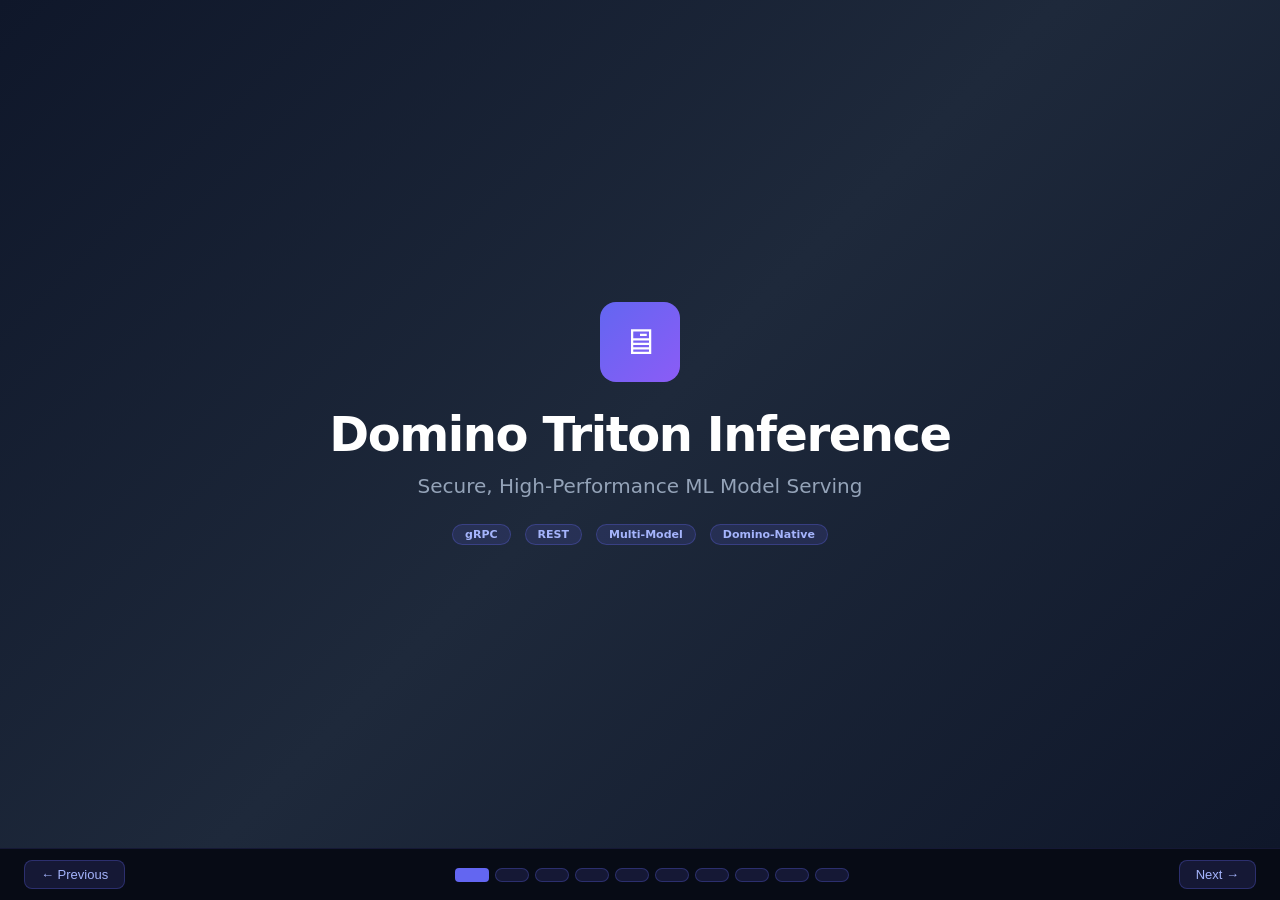
<file: domino-triton/docs/presentation.html>
<!DOCTYPE html>
<html lang="en">
<head>
<meta charset="UTF-8">
<meta name="viewport" content="width=device-width, initial-scale=1.0">
<title>Domino Triton Inference</title>
<style>
*{margin:0;padding:0;box-sizing:border-box}
body{font-family:'Inter','Segoe UI',system-ui,-apple-system,sans-serif;background:#0f172a;color:#fff;overflow:hidden;height:100vh;width:100vw}
.deck{position:relative;width:100%;height:100%}
.slide{position:absolute;top:0;left:0;width:100%;height:calc(100% - 52px);display:none;flex-direction:column;padding:48px 64px}
.slide.active{display:flex}
.nav{position:fixed;bottom:0;left:0;right:0;height:52px;background:rgba(0,0,0,0.5);border-top:1px solid rgba(99,102,241,0.15);display:flex;align-items:center;justify-content:space-between;padding:0 24px;z-index:100}
.nav button{background:rgba(99,102,241,0.15);border:1px solid rgba(99,102,241,0.3);color:#a5b4fc;padding:6px 16px;border-radius:8px;cursor:pointer;font-size:13px;display:flex;align-items:center;gap:6px}
.nav button:disabled{opacity:0.3;cursor:default}
.nav button:hover:not(:disabled){background:rgba(99,102,241,0.25)}
.dots{display:flex;gap:6px}
.dot{width:8px;height:8px;border-radius:50%;background:rgba(99,102,241,0.25);cursor:pointer;border:none;transition:all 0.3s}
.dot.active{width:24px;border-radius:4px;background:#6366f1}
.label{font-size:12px;font-weight:700;letter-spacing:0.15em;margin-bottom:8px}
h2{font-size:36px;font-weight:800;letter-spacing:-0.02em;margin-bottom:24px;line-height:1.15}
h3{font-size:18px;font-weight:700;margin-bottom:8px}
.cols{display:flex;gap:24px;flex:1;min-height:0}
.col{flex:1;border-radius:16px;padding:24px;display:flex;flex-direction:column}
.grid2{display:grid;grid-template-columns:1fr 1fr;gap:20px;flex:1}
.grid3{display:grid;grid-template-columns:1fr 1fr 1fr;gap:20px;flex:1}
.card{border-radius:16px;padding:24px;display:flex;flex-direction:column}
.check{display:flex;align-items:flex-start;gap:8px;font-size:13px;color:#cbd5e1;margin-bottom:8px;line-height:1.5}
.check::before{content:"✓";color:inherit;font-weight:700;flex-shrink:0;margin-top:1px}
.tag{display:inline-block;padding:3px 12px;border-radius:99px;font-size:11px;font-weight:600;margin:2px}
.tags{display:flex;flex-wrap:wrap;gap:4px;margin-top:auto}
.bar-row{margin-bottom:16px}
.bar-label{display:flex;justify-content:space-between;font-size:13px;margin-bottom:4px}
.bar-track{height:24px;border-radius:99px;background:rgba(255,255,255,0.05);overflow:hidden}
.bar-fill{height:100%;border-radius:99px;transition:width 0.6s ease}
.stat{border-radius:12px;padding:16px;text-align:center;background:rgba(99,102,241,0.08);border:1px solid rgba(99,102,241,0.2)}
.stat .num{font-size:28px;font-weight:800;color:#818cf8}
.stat .lbl{font-size:13px;font-weight:600;color:#fff;margin-top:2px}
.stat .sub{font-size:11px;color:#64748b}
.callout{border-radius:12px;padding:14px 18px;display:flex;align-items:center;gap:12px;font-size:13px;margin-top:16px}
.flow{display:flex;align-items:center;gap:12px;justify-content:center;flex-wrap:wrap}
.flow-box{border-radius:12px;padding:16px;text-align:center;min-width:120px}
.flow-arrow{color:#6366f1;font-size:20px}
.code-block{background:rgba(0,0,0,0.5);border:1px solid rgba(99,102,241,0.2);border-radius:12px;padding:20px;font-family:'SF Mono','Fira Code',monospace;font-size:12px;line-height:1.7;color:#e2e8f0;overflow:auto;flex:1}
.code-dots{display:flex;gap:6px;margin-bottom:12px}
.code-dots span{width:10px;height:10px;border-radius:50%}
.feature-card{border-radius:12px;padding:14px;margin-bottom:10px}
pre{white-space:pre-wrap;margin:0}
.config-block{background:rgba(0,0,0,0.3);border:1px solid rgba(99,102,241,0.15);border-radius:12px;padding:16px;margin-top:16px;display:flex;gap:24px;align-items:flex-start}
.config-block pre{font-family:'SF Mono','Fira Code',monospace;font-size:11px;line-height:1.6;color:#a5b4fc;flex:1}
.config-block .desc{flex:1;padding-left:20px;border-left:1px solid rgba(99,102,241,0.2)}
.perf-bar{display:flex;align-items:center;gap:24px;padding:14px 20px;border-radius:12px;background:rgba(99,102,241,0.08);border:1px solid rgba(99,102,241,0.2);margin-top:20px}
.perf-item{text-align:center;padding:0 16px}
.perf-item .v{font-size:22px;font-weight:800}
.perf-item .l{font-size:10px;color:#94a3b8}
.summary-grid{display:grid;grid-template-columns:1fr 1fr;gap:12px;max-width:700px;margin:0 auto 32px}
.summary-card{border-radius:12px;padding:14px;text-align:left;display:flex;align-items:flex-start;gap:12px;background:rgba(99,102,241,0.06);border:1px solid rgba(99,102,241,0.15)}
.summary-card .emoji{font-size:22px}
.summary-card .t{font-size:13px;font-weight:600;color:#fff}
.summary-card .d{font-size:11px;color:#94a3b8}
.bottom-tags{display:flex;gap:10px;justify-content:center}
.bottom-tags span{padding:8px 20px;border-radius:99px;font-size:13px;font-weight:600;background:linear-gradient(135deg,#6366f1,#8b5cf6);color:#fff}
.divider-col{display:flex;flex-direction:column;align-items:center;gap:8px;padding:0 8px}
.divider-col .line{width:1px;flex:1;background:rgba(99,102,241,0.3)}
.divider-col .badge{border-radius:8px;padding:6px 10px;background:rgba(99,102,241,0.15);border:1px solid rgba(99,102,241,0.3);font-size:11px;font-weight:700;color:#a5b4fc}
.phase-header{display:flex;align-items:center;justify-content:space-between;margin-bottom:4px}
.phase-label{font-size:11px;font-weight:700;letter-spacing:0.1em}
.phase-time{font-size:11px;padding:2px 8px;border-radius:99px}
.icon-box{width:40px;height:40px;border-radius:10px;display:flex;align-items:center;justify-content:center;font-size:18px;flex-shrink:0}
@media(max-width:900px){.slide{padding:24px 32px}h2{font-size:28px}.cols,.grid2,.grid3{flex-direction:column}.grid2,.grid3{display:flex}}
</style>
</head>
<body>
<div class="deck">

<!-- SLIDE 1: TITLE -->
<div class="slide active" data-slide="0" style="align-items:center;justify-content:center;text-align:center;background:linear-gradient(135deg,#0f172a 0%,#1e293b 50%,#0f172a 100%)">
  <div style="width:80px;height:80px;border-radius:16px;background:linear-gradient(135deg,#6366f1,#8b5cf6);display:flex;align-items:center;justify-content:center;margin:0 auto 24px;font-size:36px">🖥</div>
  <h1 style="font-size:48px;font-weight:800;letter-spacing:-0.03em;margin-bottom:12px">Domino Triton Inference</h1>
  <p style="font-size:20px;color:#94a3b8;margin-bottom:24px">Secure, High-Performance ML Model Serving</p>
  <div style="display:flex;gap:10px;justify-content:center">
    <span class="tag" style="background:rgba(99,102,241,0.15);color:#a5b4fc;border:1px solid rgba(99,102,241,0.3)">gRPC</span>
    <span class="tag" style="background:rgba(99,102,241,0.15);color:#a5b4fc;border:1px solid rgba(99,102,241,0.3)">REST</span>
    <span class="tag" style="background:rgba(99,102,241,0.15);color:#a5b4fc;border:1px solid rgba(99,102,241,0.3)">Multi-Model</span>
    <span class="tag" style="background:rgba(99,102,241,0.15);color:#a5b4fc;border:1px solid rgba(99,102,241,0.3)">Domino-Native</span>
  </div>
</div>

<!-- SLIDE 2: WHAT IT DOES -->
<div class="slide" data-slide="1" style="background:linear-gradient(135deg,#0f172a,#1e293b)">
  <div class="label" style="color:#6366f1">01 — WHAT IT DOES</div>
  <h2>Dual-Protocol Inference Gateway</h2>
  <div class="cols">
    <div class="col" style="background:rgba(99,102,241,0.08);border:1px solid rgba(99,102,241,0.2)">
      <h3>⚡ gRPC Protocol</h3>
      <div class="check" style="--c:#6366f1"><span style="color:#6366f1">✓</span> Binary protobuf — 3.5× smaller payloads</div>
      <div class="check"><span style="color:#6366f1">✓</span> HTTP/2 multiplexed streaming</div>
      <div class="check"><span style="color:#6366f1">✓</span> Native bidirectional data flow</div>
      <div class="check"><span style="color:#6366f1">✓</span> Up to 20× faster for video workloads</div>
      <div class="check"><span style="color:#6366f1">✓</span> Ideal for production pipelines</div>
    </div>
    <div class="col" style="background:rgba(34,197,94,0.08);border:1px solid rgba(34,197,94,0.2)">
      <h3>🌐 REST Protocol</h3>
      <div class="check"><span style="color:#22c55e">✓</span> JSON — human-readable</div>
      <div class="check"><span style="color:#22c55e">✓</span> Standard HTTP/HTTPS everywhere</div>
      <div class="check"><span style="color:#22c55e">✓</span> Browser & curl compatible</div>
      <div class="check"><span style="color:#22c55e">✓</span> Great for debugging & development</div>
      <div class="check"><span style="color:#22c55e">✓</span> Works through any firewall</div>
    </div>
  </div>
  <div class="callout" style="background:rgba(251,191,36,0.08);border:1px solid rgba(251,191,36,0.2);color:#fbbf24">
    🔒 Both protocols secured via Domino authentication (API Key / JWT) — Triton is never exposed directly
  </div>
</div>

<!-- SLIDE 3: ARCHITECTURE -->
<div class="slide" data-slide="2" style="background:linear-gradient(135deg,#0f172a,#1e293b)">
  <div class="label" style="color:#6366f1">02 — ARCHITECTURE</div>
  <h2>Secure, Stateless Design</h2>
  <div style="flex:1;display:flex;align-items:center;justify-content:center">
    <div class="flow">
      <div class="flow-box" style="background:rgba(59,130,246,0.12);border:1px solid rgba(59,130,246,0.3)">
        <div style="font-size:28px;margin-bottom:6px">📦</div>
        <div style="font-size:13px;font-weight:600">Client</div>
        <div style="font-size:11px;color:#94a3b8">Workspace / Job</div>
      </div>
      <div class="flow-arrow">→</div>
      <div class="flow-box" style="background:rgba(99,102,241,0.15);border:1px solid rgba(99,102,241,0.4)">
        <div style="font-size:28px;margin-bottom:6px">🛡</div>
        <div style="font-size:13px;font-weight:600">Thin Proxy</div>
        <div style="font-size:11px;color:#94a3b8">Auth + Validate + Forward</div>
      </div>
      <div class="flow-arrow">→</div>
      <div class="flow-box" style="background:rgba(139,92,246,0.15);border:1px solid rgba(139,92,246,0.4)">
        <div style="font-size:28px;margin-bottom:6px">⚙️</div>
        <div style="font-size:13px;font-weight:600">Triton Server</div>
        <div style="font-size:11px;color:#94a3b8">ONNX / TRT / PyTorch</div>
      </div>
      <div class="flow-arrow">→</div>
      <div class="flow-box" style="background:rgba(251,191,36,0.12);border:1px solid rgba(251,191,36,0.3)">
        <div style="font-size:28px;margin-bottom:6px">🗄</div>
        <div style="font-size:13px;font-weight:600">S3 Models</div>
        <div style="font-size:11px;color:#94a3b8">EDV / PVC Mount</div>
      </div>
    </div>
  </div>
  <div style="display:grid;grid-template-columns:1fr 1fr 1fr;gap:16px;margin-top:16px">
    <div style="border-radius:10px;padding:12px;background:rgba(255,255,255,0.03);display:flex;gap:10px;align-items:flex-start">
      <span style="color:#6366f1;font-size:16px">🔒</span>
      <div><div style="font-size:13px;font-weight:600">Network Isolated</div><div style="font-size:11px;color:#94a3b8">Proxy → Triton only; no direct access</div></div>
    </div>
    <div style="border-radius:10px;padding:12px;background:rgba(255,255,255,0.03);display:flex;gap:10px;align-items:flex-start">
      <span style="color:#22c55e;font-size:16px">⚡</span>
      <div><div style="font-size:13px;font-weight:600">Stateless & Atomic</div><div style="font-size:11px;color:#94a3b8">Each request self-contained; scales horizontally</div></div>
    </div>
    <div style="border-radius:10px;padding:12px;background:rgba(255,255,255,0.03);display:flex;gap:10px;align-items:flex-start">
      <span style="color:#f59e0b;font-size:16px">🔑</span>
      <div><div style="font-size:13px;font-weight:600">Domino-Native Auth</div><div style="font-size:11px;color:#94a3b8">API Key & JWT propagate automatically</div></div>
    </div>
  </div>
</div>

<!-- SLIDE 4: MODEL TYPES -->
<div class="slide" data-slide="3" style="background:linear-gradient(135deg,#0f172a,#1e293b)">
  <div class="label" style="color:#6366f1">03 — SUPPORTED MODEL TYPES</div>
  <h2>Vision, Language & Audio — Today</h2>
  <div class="grid3">
    <div class="card" style="background:rgba(99,102,241,0.08);border:1px solid rgba(99,102,241,0.2)">
      <h3 style="color:#fff">🎥 Video / Image</h3>
      <div style="font-size:12px;color:#6366f1;margin-bottom:12px">YOLOv8n Object Detection</div>
      <div class="check"><span style="color:#6366f1">✓</span> Real-time video frame streaming</div>
      <div class="check"><span style="color:#6366f1">✓</span> Batch-1 or N-frame batching</div>
      <div class="check"><span style="color:#6366f1">✓</span> ~20 FPS via gRPC (CPU)</div>
      <div class="check"><span style="color:#6366f1">✓</span> Letterbox preprocess → NCHW FP32</div>
      <div class="check"><span style="color:#6366f1">✓</span> Bounding box overlay output</div>
    </div>
    <div class="card" style="background:rgba(34,197,94,0.08);border:1px solid rgba(34,197,94,0.2)">
      <h3 style="color:#fff">📝 Text / NLP</h3>
      <div style="font-size:12px;color:#22c55e;margin-bottom:12px">BERT Classification</div>
      <div class="check"><span style="color:#22c55e">✓</span> Tokenized input_ids + attention_mask</div>
      <div class="check"><span style="color:#22c55e">✓</span> Multi-input tensor support</div>
      <div class="check"><span style="color:#22c55e">✓</span> Sentiment / classification logits</div>
      <div class="check"><span style="color:#22c55e">✓</span> ~45ms inference per text</div>
      <div class="check"><span style="color:#22c55e">✓</span> Batch support for throughput</div>
    </div>
    <div class="card" style="background:rgba(245,158,11,0.08);border:1px solid rgba(245,158,11,0.2)">
      <h3 style="color:#fff">🎙 Audio</h3>
      <div style="font-size:12px;color:#f59e0b;margin-bottom:12px">Whisper Transcription</div>
      <div class="check"><span style="color:#f59e0b">✓</span> WAV, MP3, FLAC, OGG, M4A support</div>
      <div class="check"><span style="color:#f59e0b">✓</span> Mel spectrogram preprocessing</div>
      <div class="check"><span style="color:#f59e0b">✓</span> Transcribe & translate tasks</div>
      <div class="check"><span style="color:#f59e0b">✓</span> Multi-language support</div>
      <div class="check"><span style="color:#f59e0b">✓</span> Python backend on server</div>
    </div>
  </div>
  <p style="text-align:center;font-size:13px;color:#64748b;margin-top:16px">All models served through consistent gRPC & REST interfaces — same client library, same auth, same deploy pattern</p>
</div>

<!-- SLIDE 5: PERFORMANCE -->
<div class="slide" data-slide="4" style="background:linear-gradient(135deg,#0f172a,#1e293b)">
  <div class="label" style="color:#6366f1">04 — PERFORMANCE</div>
  <h2>gRPC Delivers Up to 20× Throughput</h2>
  <div class="cols">
    <div style="flex:1">
      <div style="font-size:13px;font-weight:600;color:#94a3b8;margin-bottom:16px">Effective FPS (YOLOv8n Video)</div>
      <div class="bar-row">
        <div class="bar-label"><span style="color:#e2e8f0">REST JSON</span><span style="font-weight:700;color:#ef4444">1.2 FPS</span></div>
        <div class="bar-track"><div class="bar-fill" style="width:5%;background:#ef4444"></div></div>
      </div>
      <div class="bar-row">
        <div class="bar-label"><span style="color:#e2e8f0">gRPC Binary</span><span style="font-weight:700;color:#22c55e">23.3 FPS</span></div>
        <div class="bar-track"><div class="bar-fill" style="width:93%;background:#22c55e"></div></div>
      </div>
    </div>
    <div style="flex:1">
      <div style="font-size:13px;font-weight:600;color:#94a3b8;margin-bottom:16px">Payload per Frame (MB)</div>
      <div class="bar-row">
        <div class="bar-label"><span style="color:#e2e8f0">REST JSON</span><span style="font-weight:700;color:#ef4444">17.5 MB</span></div>
        <div class="bar-track"><div class="bar-fill" style="width:88%;background:#ef4444"></div></div>
      </div>
      <div class="bar-row">
        <div class="bar-label"><span style="color:#e2e8f0">gRPC Binary</span><span style="font-weight:700;color:#22c55e">4.9 MB</span></div>
        <div class="bar-track"><div class="bar-fill" style="width:25%;background:#22c55e"></div></div>
      </div>
    </div>
  </div>
  <div style="display:grid;grid-template-columns:1fr 1fr 1fr;gap:16px;margin-top:20px">
    <div class="stat"><div class="num">20×</div><div class="lbl">Faster throughput</div><div class="sub">gRPC vs REST JSON</div></div>
    <div class="stat"><div class="num">3.5×</div><div class="lbl">Smaller payloads</div><div class="sub">Binary vs JSON text</div></div>
    <div class="stat"><div class="num">80%</div><div class="lbl">Less client code</div><div class="sub">With helper library</div></div>
  </div>
</div>

<!-- SLIDE 6: CONSISTENT INVOCATION -->
<div class="slide" data-slide="5" style="background:linear-gradient(135deg,#0f172a,#1e293b)">
  <div class="label" style="color:#6366f1">05 — UNIFIED CLIENT EXPERIENCE</div>
  <h2>One Library, Any Model, Either Protocol</h2>
  <div class="cols">
    <div class="code-block" style="flex:1.2">
      <div class="code-dots"><span style="background:#ef4444"></span><span style="background:#f59e0b"></span><span style="background:#22c55e"></span></div>
<pre>from triton_client import TritonGrpcClient

client = TritonGrpcClient(
    url="localhost:50051",
    api_key=os.environ["DOMINO_USER_API_KEY"]
)

<span style="color:#6366f1"># YOLOv8n — Video</span>
result = client.infer(
    model="yolov8n",
    inputs={"images": frame_tensor},
    outputs=["output0"]
)

<span style="color:#22c55e"># BERT — Text</span>
result = client.infer(
    model="bert-base-uncased",
    inputs={
        "input_ids": ids,
        "attention_mask": mask
    },
    outputs=["logits"]
)

<span style="color:#f59e0b"># Same pattern for any model!</span></pre>
    </div>
    <div style="flex:1;display:flex;flex-direction:column;gap:10px">
      <div class="feature-card" style="background:rgba(99,102,241,0.08);border:1px solid rgba(99,102,241,0.2)">
        <div style="font-size:14px;font-weight:600;margin-bottom:4px">Consistent Interface</div>
        <div style="font-size:12px;color:#94a3b8">Same <code style="background:rgba(99,102,241,0.2);color:#a5b4fc;padding:1px 6px;border-radius:4px">client.infer()</code> call regardless of model type. Pass numpy arrays in, get numpy arrays out.</div>
      </div>
      <div class="feature-card" style="background:rgba(34,197,94,0.08);border:1px solid rgba(34,197,94,0.2)">
        <div style="font-size:14px;font-weight:600;margin-bottom:4px">Protocol Transparent</div>
        <div style="font-size:12px;color:#94a3b8">Swap <code style="background:rgba(34,197,94,0.2);color:#86efac;padding:1px 6px;border-radius:4px">TritonGrpcClient</code> for <code style="background:rgba(34,197,94,0.2);color:#86efac;padding:1px 6px;border-radius:4px">TritonRestClient</code> — zero code changes.</div>
      </div>
      <div class="feature-card" style="background:rgba(251,191,36,0.08);border:1px solid rgba(251,191,36,0.2)">
        <div style="font-size:14px;font-weight:600;margin-bottom:4px">Auto-Handled Complexity</div>
        <div style="font-size:12px;color:#94a3b8">Dtype mapping, proto construction, response parsing — all automatic. 80% code reduction.</div>
      </div>
      <div class="feature-card" style="background:rgba(236,72,153,0.08);border:1px solid rgba(236,72,153,0.2)">
        <div style="font-size:14px;font-weight:600;margin-bottom:4px">Built-in Auth</div>
        <div style="font-size:12px;color:#94a3b8">Domino API key or JWT at construction. Every request authenticated automatically.</div>
      </div>
    </div>
  </div>
</div>

<!-- SLIDE 7: DEV vs DEPLOY -->
<div class="slide" data-slide="6" style="background:linear-gradient(135deg,#0f172a,#1e293b)">
  <div class="label" style="color:#6366f1">06 — SEPARATION OF CONCERNS</div>
  <h2>Model Development ≠ Model Deployment</h2>
  <div class="cols">
    <div class="col" style="background:rgba(59,130,246,0.08);border:1px solid rgba(59,130,246,0.25);flex:1">
      <h3>👩‍🔬 Data Scientist</h3>
      <p style="font-size:12px;color:#94a3b8;margin-bottom:12px">Focuses on model quality in Domino workspace</p>
      <div class="check"><span style="color:#60a5fa">✓</span> Train & evaluate models</div>
      <div class="check"><span style="color:#60a5fa">✓</span> Export to ONNX format</div>
      <div class="check"><span style="color:#60a5fa">✓</span> Register in Model Registry</div>
      <div class="check"><span style="color:#60a5fa">✓</span> Iterate on accuracy & features</div>
    </div>
    <div class="divider-col">
      <div class="line"></div>
      <div class="badge">config.pbtxt</div>
      <div class="line"></div>
    </div>
    <div class="col" style="background:rgba(139,92,246,0.08);border:1px solid rgba(139,92,246,0.25);flex:1">
      <h3>🛠 ML Platform / Ops</h3>
      <p style="font-size:12px;color:#94a3b8;margin-bottom:12px">Manages serving infrastructure independently</p>
      <div class="check"><span style="color:#a78bfa">✓</span> Define serving config (config.pbtxt)</div>
      <div class="check"><span style="color:#a78bfa">✓</span> Set batch size, instance groups</div>
      <div class="check"><span style="color:#a78bfa">✓</span> Choose CPU vs GPU backends</div>
      <div class="check"><span style="color:#a78bfa">✓</span> Scale replicas & resources</div>
      <div class="check"><span style="color:#a78bfa">✓</span> Monitor performance metrics</div>
    </div>
  </div>
  <div class="config-block">
    <pre>name: "yolov8n"
platform: "onnxruntime_onnx"
max_batch_size: 16
input: [{ name: "images", data_type: TYPE_FP32, dims: [3, 640, 640] }]
output: [{ name: "output0", data_type: TYPE_FP32, dims: [300, 6] }]
instance_group: [{ kind: KIND_GPU, count: 1 }]</pre>
    <div class="desc">
      <div style="font-size:14px;font-weight:600;margin-bottom:6px">Key Benefit</div>
      <div style="font-size:12px;color:#94a3b8">Model files stored in S3/EDV. Triton auto-discovers via polling. No redeploy needed — just update the model artifact and config.</div>
    </div>
  </div>
</div>

<!-- SLIDE 8: LLM COMING -->
<div class="slide" data-slide="7" style="background:linear-gradient(135deg,#0f172a,#1e293b)">
  <div class="label" style="color:#f59e0b">07 — WHAT'S COMING</div>
  <h2>LLM Inference Support</h2>
  <div style="display:grid;grid-template-columns:1fr 1fr;gap:20px;flex:1">
    <div class="card" style="background:rgba(34,197,94,0.08);border:1px solid rgba(34,197,94,0.2)">
      <div class="phase-header"><span class="phase-label" style="color:#22c55e">PHASE 1</span><span class="phase-time" style="background:rgba(34,197,94,0.2);color:#22c55e">1–2 days</span></div>
      <h3 style="margin-top:8px">Prototype</h3>
      <div class="check"><span style="color:#22c55e">✓</span> Python backend + HuggingFace</div>
      <div class="check"><span style="color:#22c55e">✓</span> Single GPU (7B models)</div>
      <div class="check"><span style="color:#22c55e">✓</span> End-to-end validation</div>
      <div class="check"><span style="color:#22c55e">✓</span> 50–100 tokens/sec</div>
    </div>
    <div class="card" style="background:rgba(99,102,241,0.08);border:1px solid rgba(99,102,241,0.2)">
      <div class="phase-header"><span class="phase-label" style="color:#6366f1">PHASE 2</span><span class="phase-time" style="background:rgba(99,102,241,0.2);color:#6366f1">3–5 days</span></div>
      <h3 style="margin-top:8px">Optimize</h3>
      <div class="check"><span style="color:#6366f1">✓</span> TensorRT-LLM engine build</div>
      <div class="check"><span style="color:#6366f1">✓</span> KV-cache + continuous batching</div>
      <div class="check"><span style="color:#6366f1">✓</span> Quantization (INT8/FP8/INT4)</div>
      <div class="check"><span style="color:#6366f1">✓</span> 2,000–3,000 tokens/sec</div>
    </div>
  </div>
  <div class="perf-bar">
    <div class="perf-item"><div class="v" style="color:#ef4444">50–100</div><div class="l">Python (baseline)</div></div>
    <div style="color:#64748b;font-size:20px">→</div>
    <div class="perf-item"><div class="v" style="color:#f59e0b">1,500–2,000</div><div class="l">vLLM</div></div>
    <div style="color:#64748b;font-size:20px">→</div>
    <div class="perf-item"><div class="v" style="color:#22c55e">2,000–3,000</div><div class="l">TensorRT-LLM</div></div>
    <div style="margin-left:auto;font-size:11px;color:#64748b">tokens/sec on A100 (Llama-2-7B)</div>
  </div>
</div>

<!-- SLIDE 9: ROADMAP -->
<div class="slide" data-slide="8" style="background:linear-gradient(135deg,#0f172a,#1e293b)">
  <div class="label" style="color:#f59e0b">08 — ROADMAP</div>
  <h2>App-Based Management & Observability</h2>
  <div class="grid2">
    <div class="card" style="background:rgba(99,102,241,0.06);border:1px solid rgba(99,102,241,0.2)">
      <div style="display:flex;align-items:center;gap:10px;margin-bottom:10px">
        <div class="icon-box" style="background:rgba(99,102,241,0.2)">⚙️</div>
        <h3 style="margin:0">App-Based Resource Management</h3>
      </div>
      <p style="font-size:12px;color:#94a3b8;flex:1;margin-bottom:10px">Scale Triton deployments up and down directly from an application interface. No kubectl required — self-service for ML teams.</p>
      <div class="tags">
        <span class="tag" style="background:rgba(99,102,241,0.15);color:#6366f1;border:1px solid rgba(99,102,241,0.3)">Scale Up/Down</span>
        <span class="tag" style="background:rgba(99,102,241,0.15);color:#6366f1;border:1px solid rgba(99,102,241,0.3)">Replica Control</span>
        <span class="tag" style="background:rgba(99,102,241,0.15);color:#6366f1;border:1px solid rgba(99,102,241,0.3)">GPU Allocation</span>
      </div>
    </div>
    <div class="card" style="background:rgba(34,197,94,0.06);border:1px solid rgba(34,197,94,0.2)">
      <div style="display:flex;align-items:center;gap:10px;margin-bottom:10px">
        <div class="icon-box" style="background:rgba(34,197,94,0.2)">📊</div>
        <h3 style="margin:0">Grafana Monitoring Dashboards</h3>
      </div>
      <p style="font-size:12px;color:#94a3b8;flex:1;margin-bottom:10px">Pre-built dashboards for inference latency, throughput, GPU utilization, queue depth, and error rates. Real-time visibility.</p>
      <div class="tags">
        <span class="tag" style="background:rgba(34,197,94,0.15);color:#22c55e;border:1px solid rgba(34,197,94,0.3)">Prometheus Metrics</span>
        <span class="tag" style="background:rgba(34,197,94,0.15);color:#22c55e;border:1px solid rgba(34,197,94,0.3)">GPU Health</span>
        <span class="tag" style="background:rgba(34,197,94,0.15);color:#22c55e;border:1px solid rgba(34,197,94,0.3)">Tail Latency</span>
      </div>
    </div>
    <div class="card" style="background:rgba(245,158,11,0.06);border:1px solid rgba(245,158,11,0.2)">
      <div style="display:flex;align-items:center;gap:10px;margin-bottom:10px">
        <div class="icon-box" style="background:rgba(245,158,11,0.2)">📈</div>
        <h3 style="margin:0">Intelligent Scaling Indicators</h3>
      </div>
      <p style="font-size:12px;color:#94a3b8;flex:1;margin-bottom:10px">App proactively surfaces when scaling is needed — based on queue buildup, latency degradation, or GPU saturation.</p>
      <div class="tags">
        <span class="tag" style="background:rgba(245,158,11,0.15);color:#f59e0b;border:1px solid rgba(245,158,11,0.3)">Queue Alerts</span>
        <span class="tag" style="background:rgba(245,158,11,0.15);color:#f59e0b;border:1px solid rgba(245,158,11,0.3)">Latency SLOs</span>
        <span class="tag" style="background:rgba(245,158,11,0.15);color:#f59e0b;border:1px solid rgba(245,158,11,0.3)">Capacity Planning</span>
      </div>
    </div>
    <div class="card" style="background:rgba(236,72,153,0.06);border:1px solid rgba(236,72,153,0.2)">
      <div style="display:flex;align-items:center;gap:10px;margin-bottom:10px">
        <div class="icon-box" style="background:rgba(236,72,153,0.2)">🖥</div>
        <h3 style="margin:0">Model Movement & Lifecycle</h3>
      </div>
      <p style="font-size:12px;color:#94a3b8;flex:1;margin-bottom:10px">Move models between environments, promote versions, manage full lifecycle. Registry → Staging → Production.</p>
      <div class="tags">
        <span class="tag" style="background:rgba(236,72,153,0.15);color:#ec4899;border:1px solid rgba(236,72,153,0.3)">Version Promotion</span>
        <span class="tag" style="background:rgba(236,72,153,0.15);color:#ec4899;border:1px solid rgba(236,72,153,0.3)">Env Migration</span>
        <span class="tag" style="background:rgba(236,72,153,0.15);color:#ec4899;border:1px solid rgba(236,72,153,0.3)">Hot Reload</span>
      </div>
    </div>
  </div>
</div>

<!-- SLIDE 10: SUMMARY -->
<div class="slide" data-slide="9" style="align-items:center;justify-content:center;text-align:center;background:linear-gradient(135deg,#0f172a 0%,#1e293b 50%,#0f172a 100%)">
  <h2 style="margin-bottom:32px">Why Domino Triton Inference?</h2>
  <div class="summary-grid">
    <div class="summary-card"><span class="emoji">⚡</span><div><div class="t">High Performance</div><div class="d">gRPC binary transport — up to 20× faster than REST</div></div></div>
    <div class="summary-card"><span class="emoji">🔒</span><div><div class="t">Enterprise Security</div><div class="d">Domino-native auth, network isolation, no Triton exposure</div></div></div>
    <div class="summary-card"><span class="emoji">🎯</span><div><div class="t">Multi-Modal Today</div><div class="d">Video, text, and audio models served consistently</div></div></div>
    <div class="summary-card"><span class="emoji">🤖</span><div><div class="t">LLM-Ready Tomorrow</div><div class="d">TensorRT-LLM path for production-grade LLM serving</div></div></div>
    <div class="summary-card"><span class="emoji">🔧</span><div><div class="t">Dev ≠ Deploy</div><div class="d">config.pbtxt separates model science from infrastructure</div></div></div>
    <div class="summary-card"><span class="emoji">📊</span><div><div class="t">Observable & Managed</div><div class="d">Grafana dashboards + app-based scaling coming soon</div></div></div>
  </div>
  <div class="bottom-tags">
    <span>Demo Available</span>
    <span>Production-Ready</span>
    <span>Extensible</span>
  </div>
</div>

</div>

<!-- NAVIGATION -->
<div class="nav">
  <button id="prevBtn" onclick="go(-1)">← Previous</button>
  <div class="dots" id="dots"></div>
  <button id="nextBtn" onclick="go(1)">Next →</button>
</div>

<script>
var current = 0;
var slides = document.querySelectorAll('.slide');
var total = slides.length;
var dotsEl = document.getElementById('dots');

// Create dots
for (var i = 0; i < total; i++) {
  var d = document.createElement('button');
  d.className = 'dot' + (i === 0 ? ' active' : '');
  d.setAttribute('data-i', i);
  d.onclick = function() { goTo(parseInt(this.getAttribute('data-i'))); };
  dotsEl.appendChild(d);
}

function goTo(n) {
  slides[current].classList.remove('active');
  dotsEl.children[current].classList.remove('active');
  current = n;
  slides[current].classList.add('active');
  dotsEl.children[current].classList.add('active');
  document.getElementById('prevBtn').disabled = current === 0;
  document.getElementById('nextBtn').disabled = current === total - 1;
}

function go(dir) {
  var next = current + dir;
  if (next >= 0 && next < total) goTo(next);
}

// Keyboard navigation
document.addEventListener('keydown', function(e) {
  if (e.key === 'ArrowRight' || e.key === ' ') { e.preventDefault(); go(1); }
  if (e.key === 'ArrowLeft') { e.preventDefault(); go(-1); }
  if (e.key === 'Home') { e.preventDefault(); goTo(0); }
  if (e.key === 'End') { e.preventDefault(); goTo(total - 1); }
});
</script>
</body>
</html>
</file>
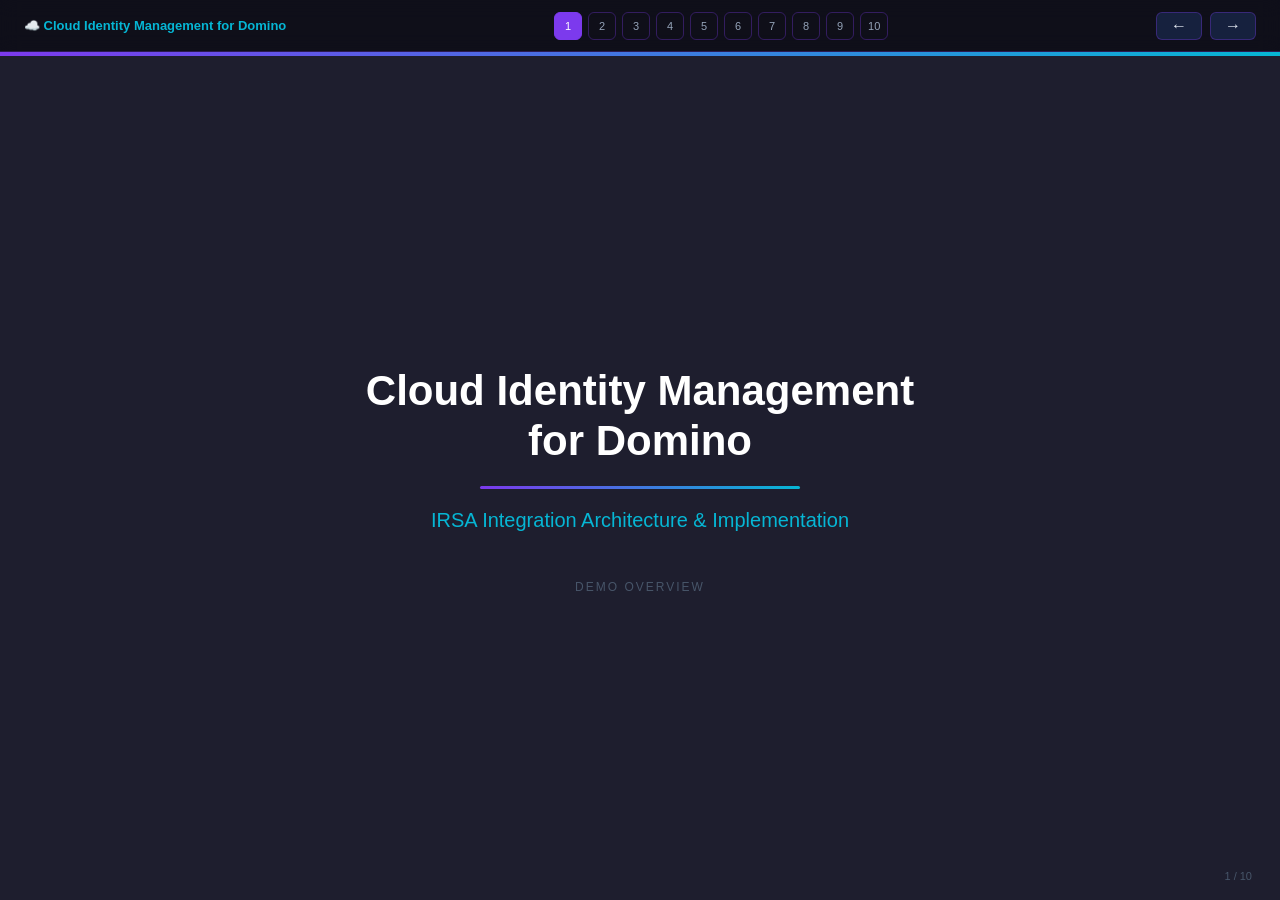
<file: keycloak-based-irsa-configuration/docs/presentation.html>
<!DOCTYPE html>
<html lang="en">
<head>
<meta charset="UTF-8">
<meta name="viewport" content="width=device-width, initial-scale=1.0">
<title>Cloud Identity Management for Domino</title>
<style>
  * { box-sizing: border-box; margin: 0; padding: 0; }
  body { font-family: 'Segoe UI', Arial, sans-serif; background: #0f0f1a; color: #e2e8f0; }

  /* NAV */
  #nav { position: fixed; top: 0; left: 0; right: 0; z-index: 100; background: #0f0f1acc; backdrop-filter: blur(10px); border-bottom: 1px solid #7c3aed44; display: flex; align-items: center; justify-content: space-between; padding: 0 24px; height: 52px; }
  #nav .logo { font-size: 13px; color: #06b6d4; font-weight: 600; }
  #nav .nav-slides { display: flex; gap: 6px; }
  #nav .nav-dot { width: 28px; height: 28px; border-radius: 6px; border: 1px solid #7c3aed55; background: transparent; color: #94a3b8; font-size: 11px; cursor: pointer; display: flex; align-items: center; justify-content: center; transition: all .2s; }
  #nav .nav-dot:hover, #nav .nav-dot.active { background: #7c3aed; color: #fff; border-color: #7c3aed; }
  #nav .nav-arrows { display: flex; gap: 8px; }
  #nav button.arr { background: #16213e; border: 1px solid #7c3aed55; color: #e2e8f0; padding: 4px 14px; border-radius: 6px; cursor: pointer; font-size: 16px; transition: all .2s; }
  #nav button.arr:hover { background: #7c3aed; border-color: #7c3aed; }

  /* SLIDES CONTAINER */
  #deck { margin-top: 52px; }

  /* SLIDE BASE */
  .slide { display: none; min-height: calc(100vh - 52px); padding: 48px 64px 40px; position: relative; overflow: hidden; }
  .slide.active { display: flex; flex-direction: column; }
  .slide::before { content: ''; position: absolute; top: 0; left: 0; right: 0; height: 4px; background: linear-gradient(90deg, #7c3aed, #06b6d4); }

  /* SLIDE COUNTER */
  .slide-num { position: absolute; bottom: 18px; right: 28px; font-size: 11px; color: #475569; }

  /* TITLE SLIDE */
  .slide-title { background: #1E1E2E; justify-content: center; align-items: center; text-align: center; }
  .slide-title h1 { font-size: 42px; font-weight: 800; color: #fff; line-height: 1.2; margin-bottom: 20px; }
  .slide-title .divider { width: 320px; height: 3px; background: linear-gradient(90deg, #7c3aed, #06b6d4); margin: 0 auto 20px; border-radius: 2px; }
  .slide-title .subtitle { font-size: 20px; color: #06b6d4; font-weight: 400; }
  .slide-title .tag { margin-top: 48px; font-size: 12px; color: #475569; letter-spacing: 2px; text-transform: uppercase; }

  /* CONTENT SLIDES */
  .slide-content { background: #1E1E2E; }
  .slide-header { margin-bottom: 28px; }
  .slide-header h2 { font-size: 28px; font-weight: 700; color: #fff; margin-bottom: 6px; }
  .slide-header .sub { font-size: 14px; color: #06b6d4; }
  .slide-header .rule { height: 2px; background: linear-gradient(90deg, #7c3aed, transparent); margin-top: 12px; border-radius: 1px; }

  /* BULLETS */
  .bullets { display: flex; flex-direction: column; gap: 0; }
  .bullet { display: flex; align-items: flex-start; gap: 10px; }
  .bullet.l0 { margin-top: 12px; }
  .bullet.l1 { margin-left: 28px; margin-top: 4px; }
  .bullet.l0 .icon { color: #7c3aed; font-size: 14px; margin-top: 2px; flex-shrink: 0; }
  .bullet.l1 .icon { color: #06b6d4; font-size: 10px; margin-top: 4px; flex-shrink: 0; }
  .bullet.l0 .txt { font-size: 14px; font-weight: 600; color: #fff; line-height: 1.5; }
  .bullet.l1 .txt { font-size: 13px; color: #cbd5e1; line-height: 1.5; }

  /* TABLE */
  .data-table { width: 100%; border-collapse: collapse; margin-top: 4px; }
  .data-table th { background: #7c3aed; color: #fff; padding: 10px 14px; font-size: 12px; text-align: left; }
  .data-table td { padding: 10px 14px; font-size: 12px; border-bottom: 1px solid #1e3a5f; }
  .data-table tr:nth-child(even) td { background: #16213e; }
  .data-table tr:nth-child(odd) td { background: #0d1b2a; }
  .data-table td:first-child { color: #06b6d4; font-weight: 600; }
  .data-table td:not(:first-child) { color: #cbd5e1; }
  .yes { color: #22c55e !important; font-weight: 700; }
  .no  { color: #ef4444 !important; font-weight: 700; }

  /* CODE BLOCK */
  .code-label { font-size: 12px; font-weight: 700; color: #06b6d4; margin-bottom: 6px; margin-top: 16px; }
  .code-label:first-child { margin-top: 0; }
  pre { background: #0f0f1a; border: 1px solid #7c3aed44; border-radius: 8px; padding: 14px 16px; font-family: 'Courier New', monospace; font-size: 11.5px; color: #06b6d4; overflow-x: auto; line-height: 1.6; }

  /* BEFORE/AFTER */
  .compare { display: grid; grid-template-columns: 1fr auto 1fr; gap: 16px; align-items: center; margin-top: 8px; }
  .compare-box { border-radius: 10px; padding: 16px 20px; }
  .compare-box.before { background: #2d1515; border: 1.5px solid #ef4444; }
  .compare-box.after  { background: #0f2d1a; border: 1.5px solid #22c55e; }
  .compare-box h3 { font-size: 14px; font-weight: 700; text-align: center; margin-bottom: 12px; }
  .compare-box.before h3 { color: #ef4444; }
  .compare-box.after  h3 { color: #22c55e; }
  .compare-box ul { list-style: none; display: flex; flex-direction: column; gap: 8px; }
  .compare-box.before li { font-size: 12px; color: #fca5a5; }
  .compare-box.after  li { font-size: 12px; color: #86efac; }
  .compare-box li::before { content: '• '; }
  .arrow { font-size: 32px; color: #06b6d4; font-weight: 700; text-align: center; }
  .note-box { background: #1e1b4b; border: 1px solid #7c3aed; border-radius: 8px; padding: 12px 16px; margin-top: 16px; font-size: 12px; color: #e2e8f0; }

  /* TAKEAWAYS */
  .takeaways { display: flex; flex-direction: column; gap: 10px; }
  .takeaway { display: flex; align-items: center; gap: 14px; background: #16213e; border-radius: 8px; padding: 12px 16px; border-left: 3px solid #7c3aed; }
  .takeaway .num { background: #7c3aed; color: #fff; width: 26px; height: 26px; border-radius: 6px; display: flex; align-items: center; justify-content: center; font-size: 12px; font-weight: 700; flex-shrink: 0; }
  .takeaway .txt { font-size: 13px; color: #e2e8f0; line-height: 1.4; }
  .takeaway .txt strong { color: #06b6d4; }

  /* ANIMATIONS */
  .slide.active { animation: fadeIn .25s ease; }
  @keyframes fadeIn { from { opacity: 0; transform: translateY(6px); } to { opacity: 1; transform: translateY(0); } }
</style>
</head>
<body>

<!-- NAV -->
<nav id="nav">
  <div class="logo">☁️ Cloud Identity Management for Domino</div>
  <div class="nav-slides" id="navDots"></div>
  <div class="nav-arrows">
    <button class="arr" onclick="go(-1)">←</button>
    <button class="arr" onclick="go(1)">→</button>
  </div>
</nav>

<div id="deck">

<!-- SLIDE 1: Title -->
<div class="slide slide-title active" id="s1">
  <h1>Cloud Identity Management<br>for Domino</h1>
  <div class="divider"></div>
  <div class="subtitle">IRSA Integration Architecture &amp; Implementation</div>
  <div class="tag">Demo Overview</div>
  <div class="slide-num">1 / 10</div>
</div>

<!-- SLIDE 2: How IRSA Works -->
<div class="slide slide-content" id="s2">
  <div class="slide-header">
    <h2>How IRSA Works</h2>
    <div class="sub">EKS OIDC Infrastructure</div>
    <div class="rule"></div>
  </div>
  <div class="bullets">
    <div class="bullet l0"><span class="icon">▸</span><span class="txt">EKS OIDC Provider</span></div>
    <div class="bullet l1"><span class="icon">•</span><span class="txt">URL: oidc.eks.{region}.amazonaws.com/id/{cluster-id}</span></div>
    <div class="bullet l1"><span class="icon">•</span><span class="txt">Publishes /.well-known/openid-configuration and JWKS endpoint</span></div>
    <div class="bullet l1"><span class="icon">•</span><span class="txt">Registered with AWS IAM as a trusted identity provider</span></div>
    <div class="bullet l0"><span class="icon">▸</span><span class="txt">Kube API Server</span></div>
    <div class="bullet l1"><span class="icon">•</span><span class="txt">Configured with --service-account-issuer (OIDC URL)</span></div>
    <div class="bullet l1"><span class="icon">•</span><span class="txt">Issues JWTs via Projected ServiceAccount Token Volume</span></div>
    <div class="bullet l1"><span class="icon">•</span><span class="txt">Tokens contain: iss, sub, aud claims</span></div>
    <div class="bullet l0"><span class="icon">▸</span><span class="txt">Pod Identity Webhook (EKS Managed)</span></div>
    <div class="bullet l1"><span class="icon">•</span><span class="txt">Mounts Projected ServiceAccount Token Volume into pod</span></div>
    <div class="bullet l1"><span class="icon">•</span><span class="txt">Sets AWS_ROLE_ARN and AWS_WEB_IDENTITY_TOKEN_FILE env vars</span></div>
    <div class="bullet l1"><span class="icon">•</span><span class="txt">AWS SDKs automatically call STS AssumeRoleWithWebIdentity</span></div>
  </div>
  <div class="slide-num">2 / 10</div>
</div>

<!-- SLIDE 3: Key Components -->
<div class="slide slide-content" id="s3">
  <div class="slide-header">
    <h2>IRSA Flow: Key Components</h2>
    <div class="sub">Pod → Token → STS → IAM Role</div>
    <div class="rule"></div>
  </div>
  <table class="data-table">
    <thead><tr><th>Component</th><th>Purpose</th></tr></thead>
    <tbody>
      <tr><td>EKS OIDC Provider</td><td>Issues signed JWTs, registered with AWS IAM as trusted identity provider</td></tr>
      <tr><td>Kube API Server</td><td>Configured to issue tokens with OIDC-compatible claims</td></tr>
      <tr><td>Projected SA Token</td><td>Short-lived JWT mounted into pod, auto-refreshed by kubelet</td></tr>
      <tr><td>Pod Identity Webhook</td><td>Mutates pods to mount token volume and set AWS env vars</td></tr>
      <tr><td>IAM Trust Policy</td><td>Validates JWT sub claim matches allowed ServiceAccount</td></tr>
    </tbody>
  </table>
  <div class="slide-num">3 / 10</div>
</div>

<!-- SLIDE 4: The Problem -->
<div class="slide slide-content" id="s4">
  <div class="slide-header">
    <h2>The Problem for Domino</h2>
    <div class="sub">Dynamic ServiceAccounts vs. Static IAM Trust Policies</div>
    <div class="rule"></div>
  </div>
  <div class="bullets">
    <div class="bullet l0"><span class="icon">▸</span><span class="txt">All IRSA infrastructure is already in place on EKS</span></div>
    <div class="bullet l1"><span class="icon">•</span><span class="txt">OIDC provider, webhook, and token projection are built-in</span></div>
    <div class="bullet l0"><span class="icon">▸</span><span class="txt">The core challenge: IRSA binds roles to ServiceAccount names</span></div>
    <div class="bullet l1"><span class="icon">•</span><span class="txt">Domino dynamically generates SA names per execution (e.g. run-12345-abcde)</span></div>
    <div class="bullet l1"><span class="icon">•</span><span class="txt">IAM trust policies require exact SA name matching</span></div>
    <div class="bullet l1"><span class="icon">•</span><span class="txt">Would need constant trust policy updates — impossible to maintain</span></div>
    <div class="bullet l0"><span class="icon">▸</span><span class="txt">Our Goal</span></div>
    <div class="bullet l1"><span class="icon">•</span><span class="txt">Leverage existing EKS IRSA machinery with minimum Domino interventions</span></div>
    <div class="bullet l1"><span class="icon">•</span><span class="txt">Just one mutation: swap the SA name to a stable, username-based SA</span></div>
  </div>
  <div class="slide-num">4 / 10</div>
</div>

<!-- SLIDE 5: Keycloak -->
<div class="slide slide-content" id="s5">
  <div class="slide-header">
    <h2>Keycloak-Based User-to-Role Mapping</h2>
    <div class="sub">Keycloak Groups as the Source of Truth</div>
    <div class="rule"></div>
  </div>
  <div class="bullets">
    <div class="bullet l0"><span class="icon">▸</span><span class="txt">Challenge: Map Domino users to AWS IAM roles with dynamic SAs</span></div>
    <div class="bullet l1"><span class="icon">•</span><span class="txt">ServiceAccounts are dynamically created per execution</span></div>
    <div class="bullet l1"><span class="icon">•</span><span class="txt">User identity must persist across sessions</span></div>
    <div class="bullet l0"><span class="icon">▸</span><span class="txt">Solution: Keycloak groups encode IAM role assignments</span></div>
    <div class="bullet l1"><span class="icon">•</span><span class="txt">Groups in path /irsa-mappings/&lt;role-arn&gt; hold members</span></div>
    <div class="bullet l1"><span class="icon">•</span><span class="txt">User JWT contains group memberships — no external deps needed</span></div>
    <div class="bullet l0"><span class="icon">▸</span><span class="txt">Benefits</span></div>
    <div class="bullet l1"><span class="icon">•</span><span class="txt">Manageable without AWS console access</span></div>
    <div class="bullet l1"><span class="icon">•</span><span class="txt">IaC compatible — version-controlled via kc_apply_group_spec.py</span></div>
    <div class="bullet l1"><span class="icon">•</span><span class="txt">Dry-run support: preview changes before applying</span></div>
  </div>
  <div class="slide-num">5 / 10</div>
</div>

<!-- SLIDE 6: IaC & CLI -->
<div class="slide slide-content" id="s6">
  <div class="slide-header">
    <h2>IaC: Group Spec &amp; CLI</h2>
    <div class="sub">Version-Controlled, Auditable Configuration</div>
    <div class="rule"></div>
  </div>
  <div class="code-label">Group Specification (groups.json)</div>
  <pre>{
  "root_group": "/irsa-mappings",
  "groups": [
    { "name": "arn:aws:iam::123456789:role/data-scientist-role", "members": ["alice", "bob"] },
    { "name": "arn:aws:iam::123456789:role/ml-engineer-role",    "members": ["charlie", "alice"] }
  ]
}</pre>
  <div class="code-label">CLI Usage (sync.py)</div>
  <pre># Apply Keycloak group spec (dry-run first)
python kc_apply_group_spec.py --spec groups.json --dry-run
python kc_apply_group_spec.py --spec groups.json

# Sync users to K8s ServiceAccounts
python sync.py users --default-aws-role-arn $ROLE --dry-run
python sync.py users --default-aws-role-arn $ROLE

# Sync Keycloak groups to IAM trust policies
python sync.py irsa --dry-run
python sync.py irsa</pre>
  <div class="slide-num">6 / 10</div>
</div>

<!-- SLIDE 7: Mutation Webhook -->
<div class="slide slide-content" id="s7">
  <div class="slide-header">
    <h2>The Mutation Webhook</h2>
    <div class="sub">Dynamic → Fixed Username-Based ServiceAccounts</div>
    <div class="rule"></div>
  </div>
  <div class="compare">
    <div class="compare-box before">
      <h3>❌ Before (Dynamic)</h3>
      <ul>
        <li>SA Name: run-12345-abcde</li>
        <li>Trust Policy: Must update per run</li>
        <li>IAM Binding: Impossible to maintain</li>
        <li>Audit: "Which user was run-12345?"</li>
      </ul>
    </div>
    <div class="arrow">→</div>
    <div class="compare-box after">
      <h3>✅ After (Username-Based)</h3>
      <ul>
        <li>SA Name: alice</li>
        <li>Trust Policy: Fixed — sub: ...alice</li>
        <li>IAM Binding: Stable, user-centric</li>
        <li>Audit: Clear — "alice"</li>
      </ul>
    </div>
  </div>
  <div class="note-box">
    💡 The <code>sub</code> claim never changes for user <strong>alice</strong> regardless of how many executions they run.
    Trust policy uses: <code>"sub": "system:serviceaccount:*:alice"</code>
  </div>
  <div class="slide-num">7 / 10</div>
</div>

<!-- SLIDE 8: Admin Service Security -->
<div class="slide slide-content" id="s8">
  <div class="slide-header">
    <h2>Admin Service: Security Model</h2>
    <div class="sub">domino-irsa-lite-admin — Strict Safety Controls</div>
    <div class="rule"></div>
  </div>
  <table class="data-table">
    <thead><tr><th>Action</th><th style="text-align:center">Allowed?</th><th>Reason</th></tr></thead>
    <tbody>
      <tr><td>Modify sub claim for matching OIDC provider</td><td style="text-align:center" class="yes">YES</td><td>Core functionality</td></tr>
      <tr><td>Modify roles with different OIDC provider URL</td><td style="text-align:center" class="no">NO</td><td>Could affect other clusters</td></tr>
      <tr><td>Change the OIDC provider in trust policy</td><td style="text-align:center" class="no">NO</td><td>Could redirect trust</td></tr>
      <tr><td>Change the audience claim</td><td style="text-align:center" class="no">NO</td><td>Could weaken security</td></tr>
      <tr><td>Add new Statement blocks</td><td style="text-align:center" class="no">NO</td><td>Only modifies existing sub</td></tr>
      <tr><td>Modify IAM policies (permissions)</td><td style="text-align:center" class="no">NO</td><td>Only touches trust policies</td></tr>
    </tbody>
  </table>
  <div class="slide-num">8 / 10</div>
</div>

<!-- SLIDE 9: Architecture Summary -->
<div class="slide slide-content" id="s9">
  <div class="slide-header">
    <h2>Architecture Summary</h2>
    <div class="sub">End-to-End Integration</div>
    <div class="rule"></div>
  </div>
  <div class="bullets">
    <div class="bullet l0"><span class="icon">▸</span><span class="txt">Three core integrations: Keycloak ↔ K8s API (SAs) ↔ AWS IAM (Roles)</span></div>
    <div class="bullet l0"><span class="icon">▸</span><span class="txt">Admin Service (FastAPI) — Central orchestration layer</span></div>
    <div class="bullet l1"><span class="icon">•</span><span class="txt">POST /k8s/users/sync — Create/update user ServiceAccounts</span></div>
    <div class="bullet l1"><span class="icon">•</span><span class="txt">POST /iam/irsa/sync — Sync trust policies</span></div>
    <div class="bullet l1"><span class="icon">•</span><span class="txt">GET /keycloak/groups, POST /keycloak/groups/member</span></div>
    <div class="bullet l0"><span class="icon">▸</span><span class="txt">Three client interfaces</span></div>
    <div class="bullet l1"><span class="icon">•</span><span class="txt">CLI (sync.py) — with --dry-run support</span></div>
    <div class="bullet l1"><span class="icon">•</span><span class="txt">Streamlit UI (app.py) — Visual admin with User Mappings, IRSA Groups, Sync tabs</span></div>
    <div class="bullet l1"><span class="icon">•</span><span class="txt">Mutation Webhook — Swaps SA name at pod creation time</span></div>
    <div class="bullet l0"><span class="icon">▸</span><span class="txt">Admin service uses IRSA itself — fully bootstrapped, no static credentials</span></div>
  </div>
  <div class="slide-num">9 / 10</div>
</div>

<!-- SLIDE 10: Key Takeaways -->
<div class="slide slide-content" id="s10">
  <div class="slide-header">
    <h2>Key Takeaways</h2>
    <div class="sub">Summary</div>
    <div class="rule"></div>
  </div>
  <div class="takeaways">
    <div class="takeaway"><div class="num">1</div><div class="txt"><strong>IRSA binds IAM roles to ServiceAccount names</strong> — Domino uses dynamic SA names</div></div>
    <div class="takeaway"><div class="num">2</div><div class="txt"><strong>Keycloak groups as source of truth</strong> — User-to-role mappings stored in Keycloak, accessible via JWT</div></div>
    <div class="takeaway"><div class="num">3</div><div class="txt"><strong>Username-based ServiceAccounts</strong> — Mutation webhook swaps dynamic SAs for persistent user SAs</div></div>
    <div class="takeaway"><div class="num">4</div><div class="txt"><strong>IaC from inside Domino</strong> — kc_apply_group_spec.py + CLI + UI with dry-run support</div></div>
    <div class="takeaway"><div class="num">5</div><div class="txt"><strong>All config derives from JWT</strong> — No external credentials needed inside workspace</div></div>
    <div class="takeaway"><div class="num">6</div><div class="txt"><strong>Admin service uses IRSA itself</strong> — Bootstrapped with its own IRSA role to manage trust policies</div></div>
    <div class="takeaway"><div class="num">7</div><div class="txt"><strong>Strict safety controls</strong> — Only modifies sub claim when OIDC provider and audience match</div></div>
  </div>
  <div class="slide-num">10 / 10</div>
</div>

</div><!-- /deck -->

<script>
  let cur = 1;
  const total = 10;

  const dots = document.getElementById("navDots");
  for (let i = 1; i <= total; i++) {
    const d = document.createElement("button");
    d.className = "nav-dot" + (i === 1 ? " active" : "");
    d.textContent = i;
    d.onclick = () => goTo(i);
    dots.appendChild(d);
  }

  function goTo(n) {
    document.getElementById("s" + cur).classList.remove("active");
    document.querySelectorAll(".nav-dot")[cur-1].classList.remove("active");
    cur = Math.max(1, Math.min(total, n));
    document.getElementById("s" + cur).classList.add("active");
    document.querySelectorAll(".nav-dot")[cur-1].classList.add("active");
  }

  function go(dir) { goTo(cur + dir); }

  document.addEventListener("keydown", e => {
    if (e.key === "ArrowRight" || e.key === "ArrowDown") go(1);
    if (e.key === "ArrowLeft"  || e.key === "ArrowUp")   go(-1);
  });
</script>
</body>
</html>
</file>
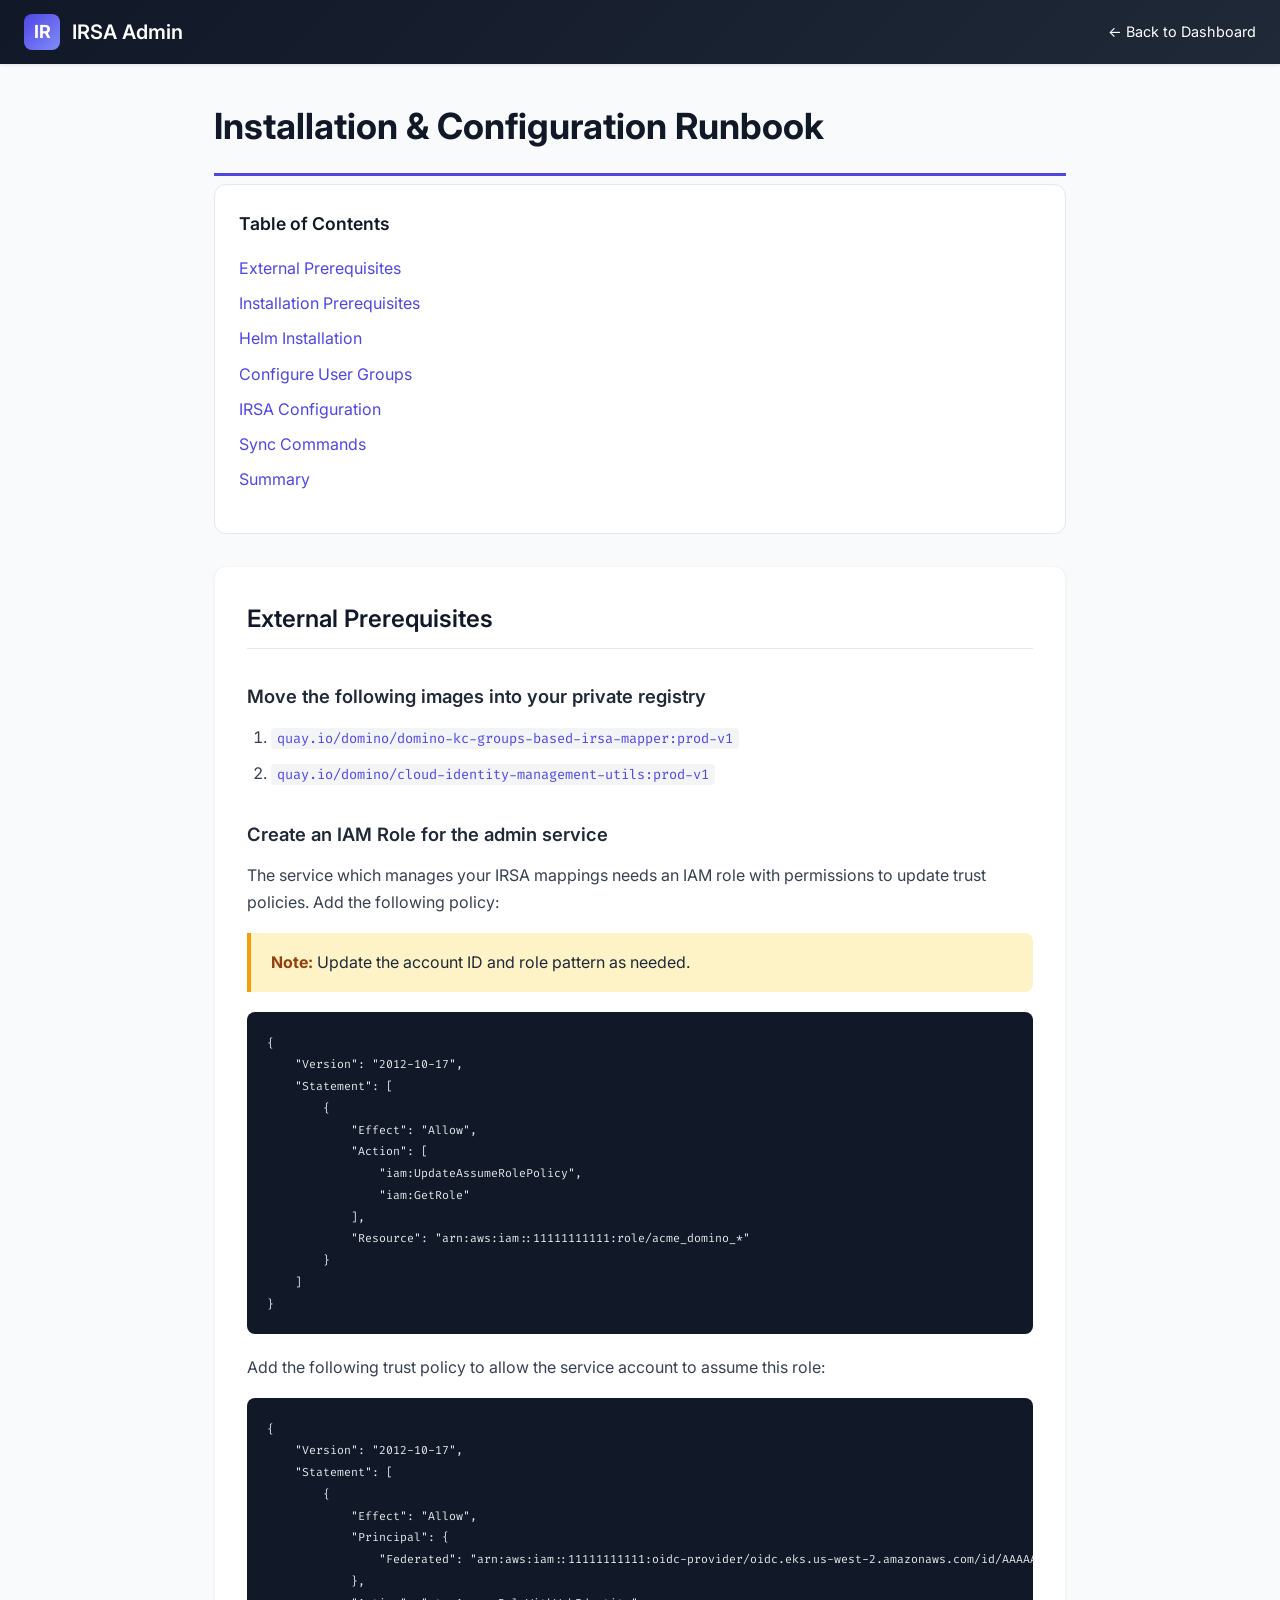
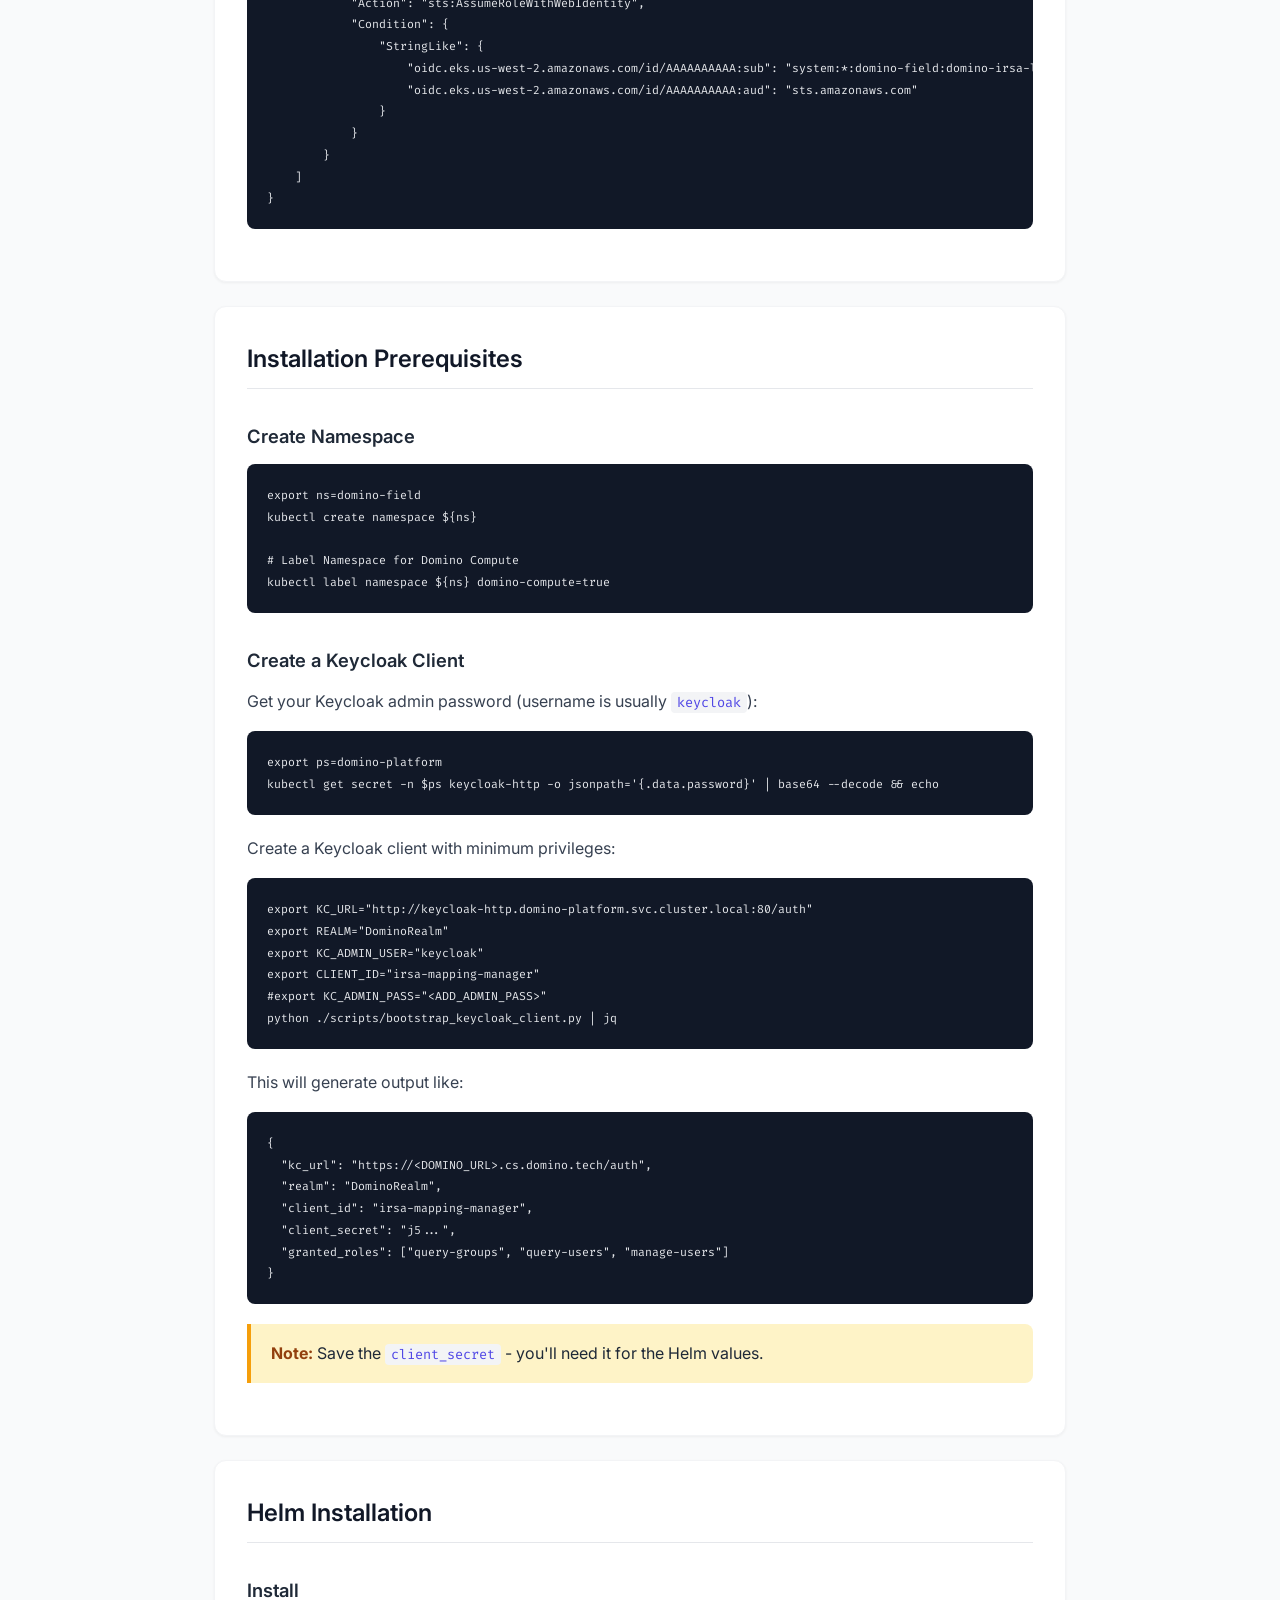
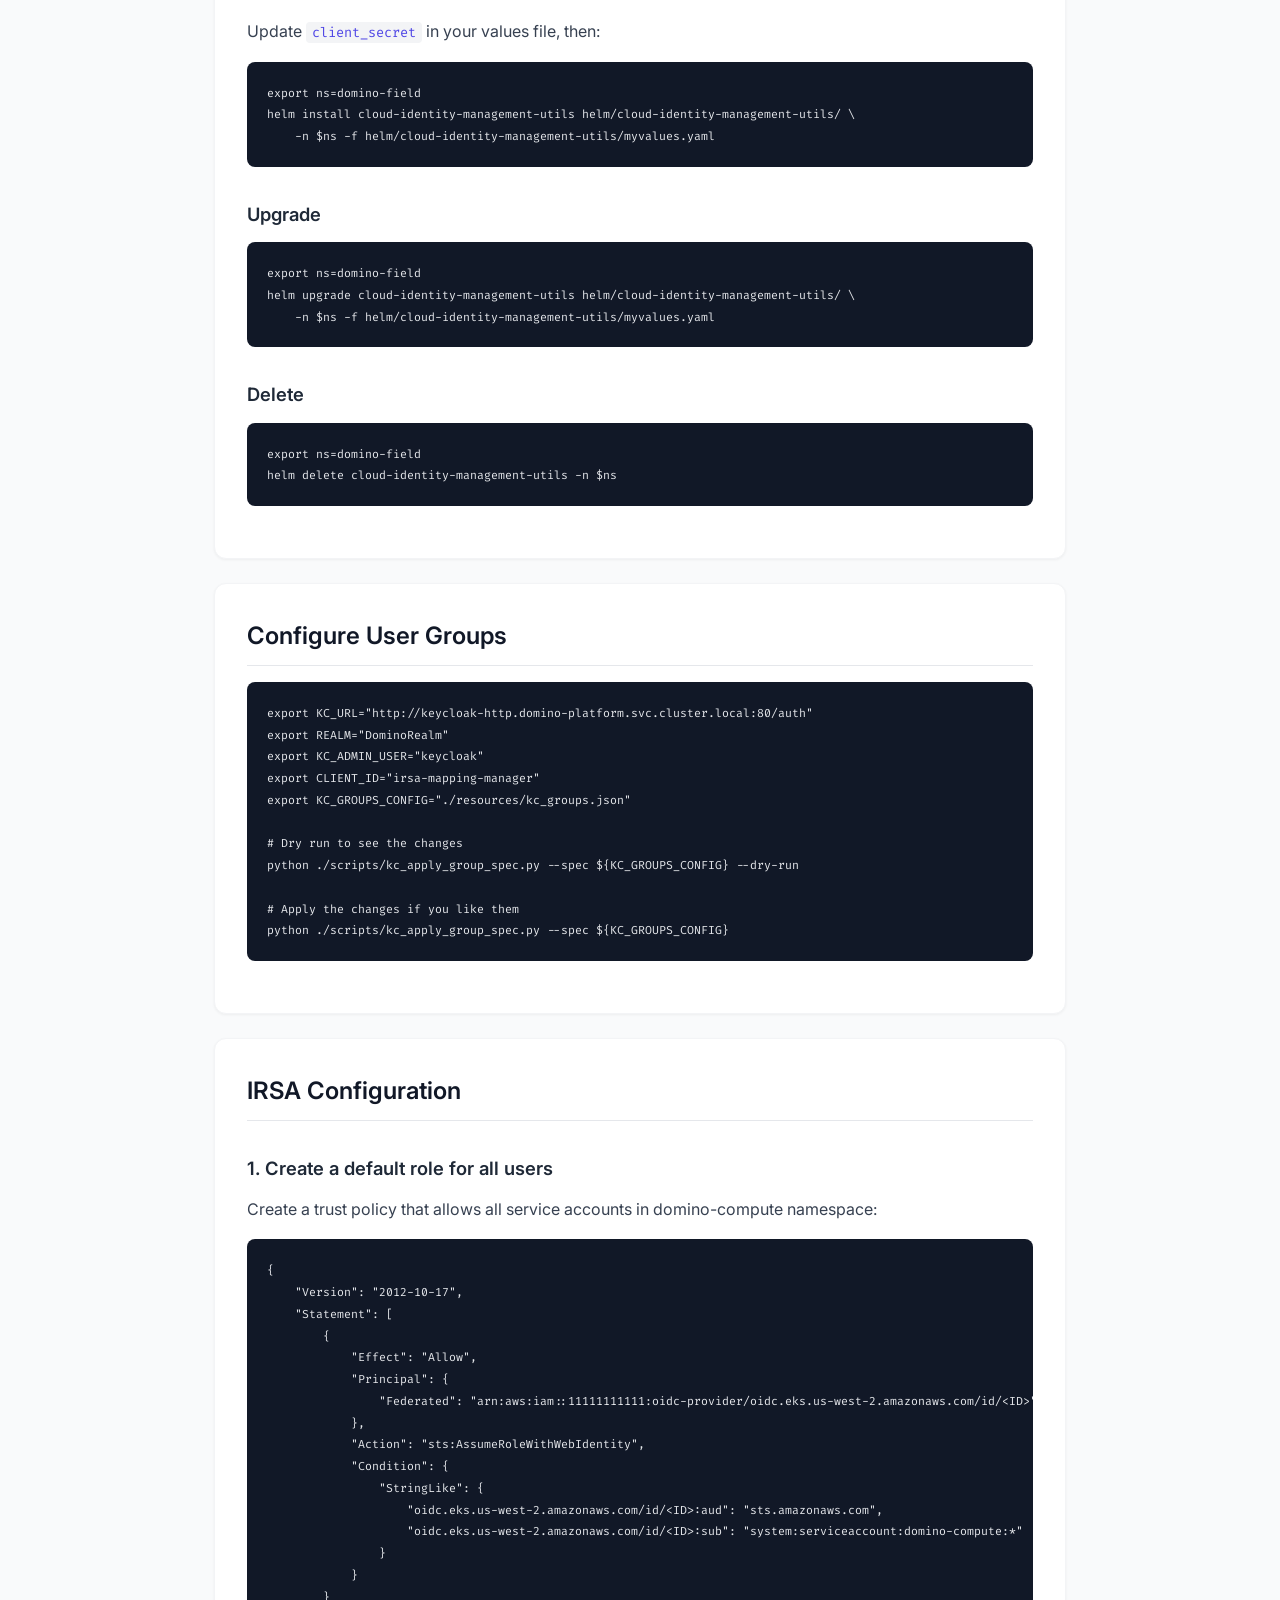
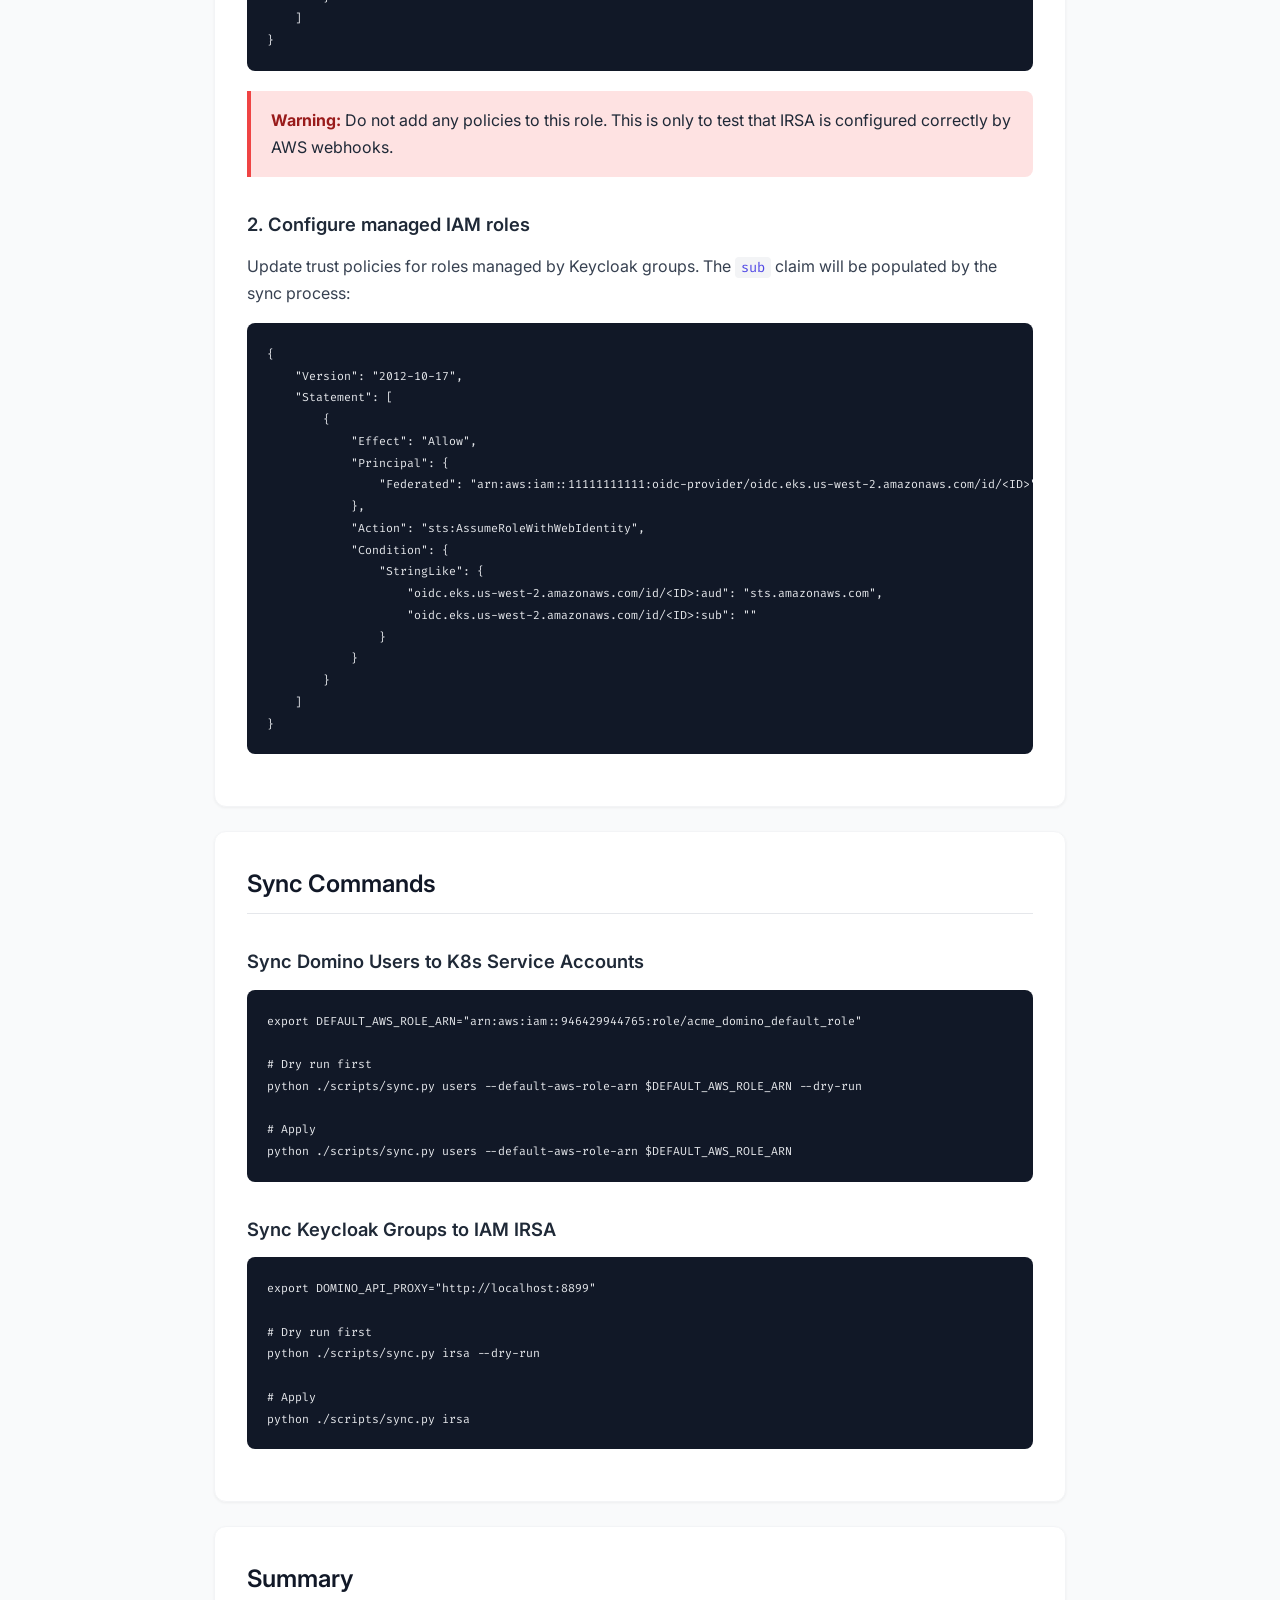
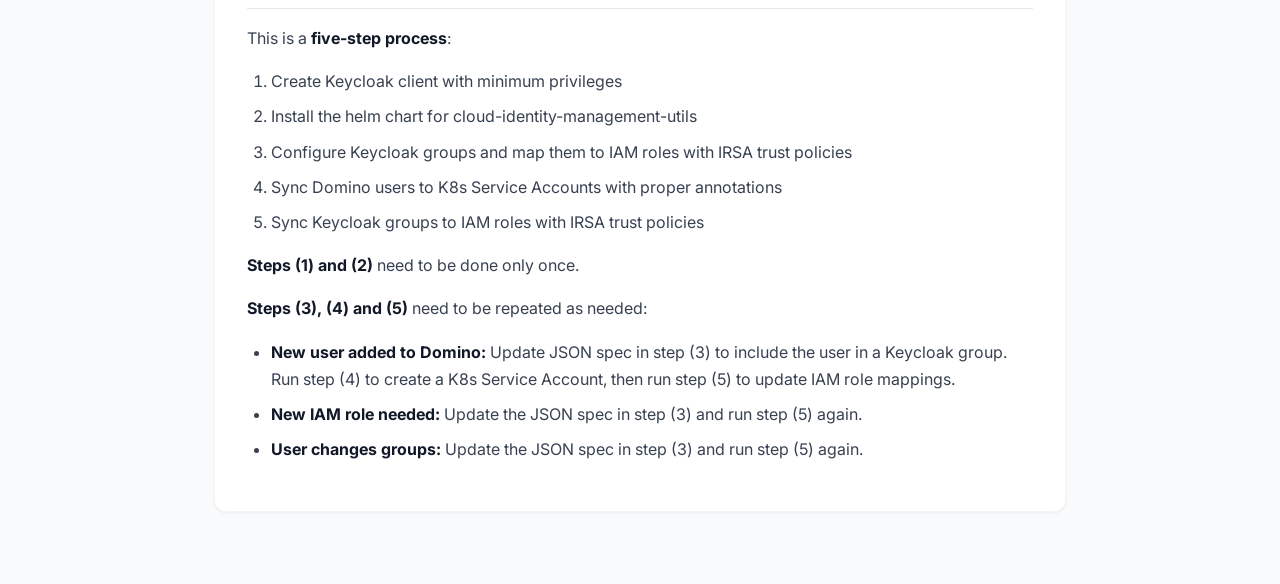
<file: keycloak-based-irsa-configuration/app-src/flask/templates/docs.html>
<!DOCTYPE html>
<html lang="en">
<head>
    <meta charset="UTF-8">
    <meta name="viewport" content="width=device-width, initial-scale=1.0">
    <title>IRSA Admin - Documentation</title>
    <link href="https://fonts.googleapis.com/css2?family=Inter:wght@400;500;600;700&family=Fira+Code:wght@400;500&display=swap" rel="stylesheet">
    <style>
        :root {
            --primary: #4f46e5;
            --primary-light: #818cf8;
            --gray-50: #f9fafb;
            --gray-100: #f3f4f6;
            --gray-200: #e5e7eb;
            --gray-300: #d1d5db;
            --gray-500: #6b7280;
            --gray-700: #374151;
            --gray-800: #1f2937;
            --gray-900: #111827;
        }

        * {
            box-sizing: border-box;
            margin: 0;
            padding: 0;
        }

        body {
            font-family: 'Inter', -apple-system, BlinkMacSystemFont, sans-serif;
            background: var(--gray-50);
            color: var(--gray-800);
            line-height: 1.7;
        }

        .header {
            position: fixed;
            top: 0;
            left: 0;
            right: 0;
            height: 64px;
            background: linear-gradient(135deg, var(--gray-900) 0%, var(--gray-800) 100%);
            display: flex;
            align-items: center;
            padding: 0 24px;
            z-index: 100;
            box-shadow: 0 1px 3px rgba(0,0,0,0.1);
        }

        .header a {
            color: white;
            text-decoration: none;
            display: flex;
            align-items: center;
            gap: 12px;
        }

        .logo-icon {
            width: 36px;
            height: 36px;
            background: linear-gradient(135deg, var(--primary) 0%, var(--primary-light) 100%);
            border-radius: 8px;
            display: flex;
            align-items: center;
            justify-content: center;
            font-weight: 700;
            font-size: 18px;
            color: white;
        }

        .logo-text {
            font-size: 1.25rem;
            font-weight: 600;
        }

        .back-link {
            margin-left: auto;
            color: var(--gray-300);
            font-size: 0.9rem;
        }

        .back-link:hover {
            color: white;
        }

        .container {
            max-width: 900px;
            margin: 0 auto;
            padding: 96px 24px 48px;
        }

        h1 {
            font-size: 2.25rem;
            font-weight: 700;
            color: var(--gray-900);
            margin-bottom: 8px;
            padding-bottom: 16px;
            border-bottom: 3px solid var(--primary);
        }

        h2 {
            font-size: 1.5rem;
            font-weight: 600;
            color: var(--gray-900);
            margin-top: 48px;
            margin-bottom: 16px;
            padding-bottom: 8px;
            border-bottom: 1px solid var(--gray-200);
        }

        h3 {
            font-size: 1.15rem;
            font-weight: 600;
            color: var(--gray-800);
            margin-top: 32px;
            margin-bottom: 12px;
        }

        p {
            margin-bottom: 16px;
            color: var(--gray-700);
        }

        strong {
            color: var(--gray-900);
        }

        ul, ol {
            margin-bottom: 16px;
            padding-left: 24px;
        }

        li {
            margin-bottom: 8px;
            color: var(--gray-700);
        }

        code {
            font-family: 'Fira Code', monospace;
            font-size: 0.85em;
            background: var(--gray-100);
            padding: 2px 6px;
            border-radius: 4px;
            color: var(--primary);
        }

        pre {
            background: var(--gray-900);
            color: #e5e7eb;
            padding: 20px;
            border-radius: 8px;
            overflow-x: auto;
            margin-bottom: 20px;
            font-family: 'Fira Code', monospace;
            font-size: 0.85rem;
            line-height: 1.6;
        }

        pre code {
            background: none;
            padding: 0;
            color: inherit;
        }

        .note {
            background: #fef3c7;
            border-left: 4px solid #f59e0b;
            padding: 16px 20px;
            border-radius: 0 8px 8px 0;
            margin-bottom: 20px;
        }

        .note strong {
            color: #92400e;
        }

        .warning {
            background: #fee2e2;
            border-left: 4px solid #ef4444;
            padding: 16px 20px;
            border-radius: 0 8px 8px 0;
            margin-bottom: 20px;
        }

        .warning strong {
            color: #991b1b;
        }

        .toc {
            background: white;
            border: 1px solid var(--gray-200);
            border-radius: 12px;
            padding: 24px;
            margin-bottom: 32px;
        }

        .toc h2 {
            margin-top: 0;
            font-size: 1.1rem;
            border-bottom: none;
            padding-bottom: 0;
            margin-bottom: 16px;
        }

        .toc ul {
            list-style: none;
            padding-left: 0;
        }

        .toc li {
            margin-bottom: 8px;
        }

        .toc a {
            color: var(--primary);
            text-decoration: none;
        }

        .toc a:hover {
            text-decoration: underline;
        }

        .section {
            background: white;
            border-radius: 12px;
            padding: 32px;
            margin-bottom: 24px;
            border: 1px solid var(--gray-100);
            box-shadow: 0 1px 3px rgba(0,0,0,0.05);
        }

        .section h2:first-child {
            margin-top: 0;
        }
    </style>
</head>
<body>
    <header class="header">
        <a href="./">
            <div class="logo-icon">IR</div>
            <span class="logo-text">IRSA Admin</span>
        </a>
        <a href="./" class="back-link">&larr; Back to Dashboard</a>
    </header>

    <div class="container">
        <h1>Installation & Configuration Runbook</h1>

        <div class="toc">
            <h2>Table of Contents</h2>
            <ul>
                <li><a href="#prerequisites">External Prerequisites</a></li>
                <li><a href="#installation">Installation Prerequisites</a></li>
                <li><a href="#helm">Helm Installation</a></li>
                <li><a href="#keycloak">Configure User Groups</a></li>
                <li><a href="#irsa">IRSA Configuration</a></li>
                <li><a href="#sync">Sync Commands</a></li>
                <li><a href="#summary">Summary</a></li>
            </ul>
        </div>

        <div class="section" id="prerequisites">
            <h2>External Prerequisites</h2>

            <h3>Move the following images into your private registry</h3>
            <ol>
                <li><code>quay.io/domino/domino-kc-groups-based-irsa-mapper:prod-v1</code></li>
                <li><code>quay.io/domino/cloud-identity-management-utils:prod-v1</code></li>
            </ol>

            <h3>Create an IAM Role for the admin service</h3>
            <p>The service which manages your IRSA mappings needs an IAM role with permissions to update trust policies. Add the following policy:</p>

            <div class="note">
                <strong>Note:</strong> Update the account ID and role pattern as needed.
            </div>

            <pre><code>{
    "Version": "2012-10-17",
    "Statement": [
        {
            "Effect": "Allow",
            "Action": [
                "iam:UpdateAssumeRolePolicy",
                "iam:GetRole"
            ],
            "Resource": "arn:aws:iam::11111111111:role/acme_domino_*"
        }
    ]
}</code></pre>

            <p>Add the following trust policy to allow the service account to assume this role:</p>

            <pre><code>{
    "Version": "2012-10-17",
    "Statement": [
        {
            "Effect": "Allow",
            "Principal": {
                "Federated": "arn:aws:iam::11111111111:oidc-provider/oidc.eks.us-west-2.amazonaws.com/id/AAAAAAAAAA"
            },
            "Action": "sts:AssumeRoleWithWebIdentity",
            "Condition": {
                "StringLike": {
                    "oidc.eks.us-west-2.amazonaws.com/id/AAAAAAAAAA:sub": "system:*:domino-field:domino-irsa-lite-admin-sa",
                    "oidc.eks.us-west-2.amazonaws.com/id/AAAAAAAAAA:aud": "sts.amazonaws.com"
                }
            }
        }
    ]
}</code></pre>
        </div>

        <div class="section" id="installation">
            <h2>Installation Prerequisites</h2>

            <h3>Create Namespace</h3>
            <pre><code>export ns=domino-field
kubectl create namespace ${ns}

# Label Namespace for Domino Compute
kubectl label namespace ${ns} domino-compute=true</code></pre>

            <h3>Create a Keycloak Client</h3>
            <p>Get your Keycloak admin password (username is usually <code>keycloak</code>):</p>
            <pre><code>export ps=domino-platform
kubectl get secret -n $ps keycloak-http -o jsonpath='{.data.password}' | base64 --decode && echo</code></pre>

            <p>Create a Keycloak client with minimum privileges:</p>
            <pre><code>export KC_URL="http://keycloak-http.domino-platform.svc.cluster.local:80/auth"
export REALM="DominoRealm"
export KC_ADMIN_USER="keycloak"
export CLIENT_ID="irsa-mapping-manager"
#export KC_ADMIN_PASS="&lt;ADD_ADMIN_PASS&gt;"
python ./scripts/bootstrap_keycloak_client.py | jq</code></pre>

            <p>This will generate output like:</p>
            <pre><code>{
  "kc_url": "https://&lt;DOMINO_URL&gt;.cs.domino.tech/auth",
  "realm": "DominoRealm",
  "client_id": "irsa-mapping-manager",
  "client_secret": "j5...",
  "granted_roles": ["query-groups", "query-users", "manage-users"]
}</code></pre>

            <div class="note">
                <strong>Note:</strong> Save the <code>client_secret</code> - you'll need it for the Helm values.
            </div>
        </div>

        <div class="section" id="helm">
            <h2>Helm Installation</h2>

            <h3>Install</h3>
            <p>Update <code>client_secret</code> in your values file, then:</p>
            <pre><code>export ns=domino-field
helm install cloud-identity-management-utils helm/cloud-identity-management-utils/ \
    -n $ns -f helm/cloud-identity-management-utils/myvalues.yaml</code></pre>

            <h3>Upgrade</h3>
            <pre><code>export ns=domino-field
helm upgrade cloud-identity-management-utils helm/cloud-identity-management-utils/ \
    -n $ns -f helm/cloud-identity-management-utils/myvalues.yaml</code></pre>

            <h3>Delete</h3>
            <pre><code>export ns=domino-field
helm delete cloud-identity-management-utils -n $ns</code></pre>
        </div>

        <div class="section" id="keycloak">
            <h2>Configure User Groups</h2>

            <pre><code>export KC_URL="http://keycloak-http.domino-platform.svc.cluster.local:80/auth"
export REALM="DominoRealm"
export KC_ADMIN_USER="keycloak"
export CLIENT_ID="irsa-mapping-manager"
export KC_GROUPS_CONFIG="./resources/kc_groups.json"

# Dry run to see the changes
python ./scripts/kc_apply_group_spec.py --spec ${KC_GROUPS_CONFIG} --dry-run

# Apply the changes if you like them
python ./scripts/kc_apply_group_spec.py --spec ${KC_GROUPS_CONFIG}</code></pre>
        </div>

        <div class="section" id="irsa">
            <h2>IRSA Configuration</h2>

            <h3>1. Create a default role for all users</h3>
            <p>Create a trust policy that allows all service accounts in domino-compute namespace:</p>
            <pre><code>{
    "Version": "2012-10-17",
    "Statement": [
        {
            "Effect": "Allow",
            "Principal": {
                "Federated": "arn:aws:iam::11111111111:oidc-provider/oidc.eks.us-west-2.amazonaws.com/id/&lt;ID&gt;"
            },
            "Action": "sts:AssumeRoleWithWebIdentity",
            "Condition": {
                "StringLike": {
                    "oidc.eks.us-west-2.amazonaws.com/id/&lt;ID&gt;:aud": "sts.amazonaws.com",
                    "oidc.eks.us-west-2.amazonaws.com/id/&lt;ID&gt;:sub": "system:serviceaccount:domino-compute:*"
                }
            }
        }
    ]
}</code></pre>

            <div class="warning">
                <strong>Warning:</strong> Do not add any policies to this role. This is only to test that IRSA is configured correctly by AWS webhooks.
            </div>

            <h3>2. Configure managed IAM roles</h3>
            <p>Update trust policies for roles managed by Keycloak groups. The <code>sub</code> claim will be populated by the sync process:</p>
            <pre><code>{
    "Version": "2012-10-17",
    "Statement": [
        {
            "Effect": "Allow",
            "Principal": {
                "Federated": "arn:aws:iam::11111111111:oidc-provider/oidc.eks.us-west-2.amazonaws.com/id/&lt;ID&gt;"
            },
            "Action": "sts:AssumeRoleWithWebIdentity",
            "Condition": {
                "StringLike": {
                    "oidc.eks.us-west-2.amazonaws.com/id/&lt;ID&gt;:aud": "sts.amazonaws.com",
                    "oidc.eks.us-west-2.amazonaws.com/id/&lt;ID&gt;:sub": ""
                }
            }
        }
    ]
}</code></pre>
        </div>

        <div class="section" id="sync">
            <h2>Sync Commands</h2>

            <h3>Sync Domino Users to K8s Service Accounts</h3>
            <pre><code>export DEFAULT_AWS_ROLE_ARN="arn:aws:iam::946429944765:role/acme_domino_default_role"

# Dry run first
python ./scripts/sync.py users --default-aws-role-arn $DEFAULT_AWS_ROLE_ARN --dry-run

# Apply
python ./scripts/sync.py users --default-aws-role-arn $DEFAULT_AWS_ROLE_ARN</code></pre>

            <h3>Sync Keycloak Groups to IAM IRSA</h3>
            <pre><code>export DOMINO_API_PROXY="http://localhost:8899"

# Dry run first
python ./scripts/sync.py irsa --dry-run

# Apply
python ./scripts/sync.py irsa</code></pre>
        </div>

        <div class="section" id="summary">
            <h2>Summary</h2>

            <p>This is a <strong>five-step process</strong>:</p>
            <ol>
                <li>Create Keycloak client with minimum privileges</li>
                <li>Install the helm chart for cloud-identity-management-utils</li>
                <li>Configure Keycloak groups and map them to IAM roles with IRSA trust policies</li>
                <li>Sync Domino users to K8s Service Accounts with proper annotations</li>
                <li>Sync Keycloak groups to IAM roles with IRSA trust policies</li>
            </ol>

            <p><strong>Steps (1) and (2)</strong> need to be done only once.</p>

            <p><strong>Steps (3), (4) and (5)</strong> need to be repeated as needed:</p>
            <ul>
                <li><strong>New user added to Domino:</strong> Update JSON spec in step (3) to include the user in a Keycloak group. Run step (4) to create a K8s Service Account, then run step (5) to update IAM role mappings.</li>
                <li><strong>New IAM role needed:</strong> Update the JSON spec in step (3) and run step (5) again.</li>
                <li><strong>User changes groups:</strong> Update the JSON spec in step (3) and run step (5) again.</li>
            </ul>
        </div>
    </div>
</body>
</html>
</file>
